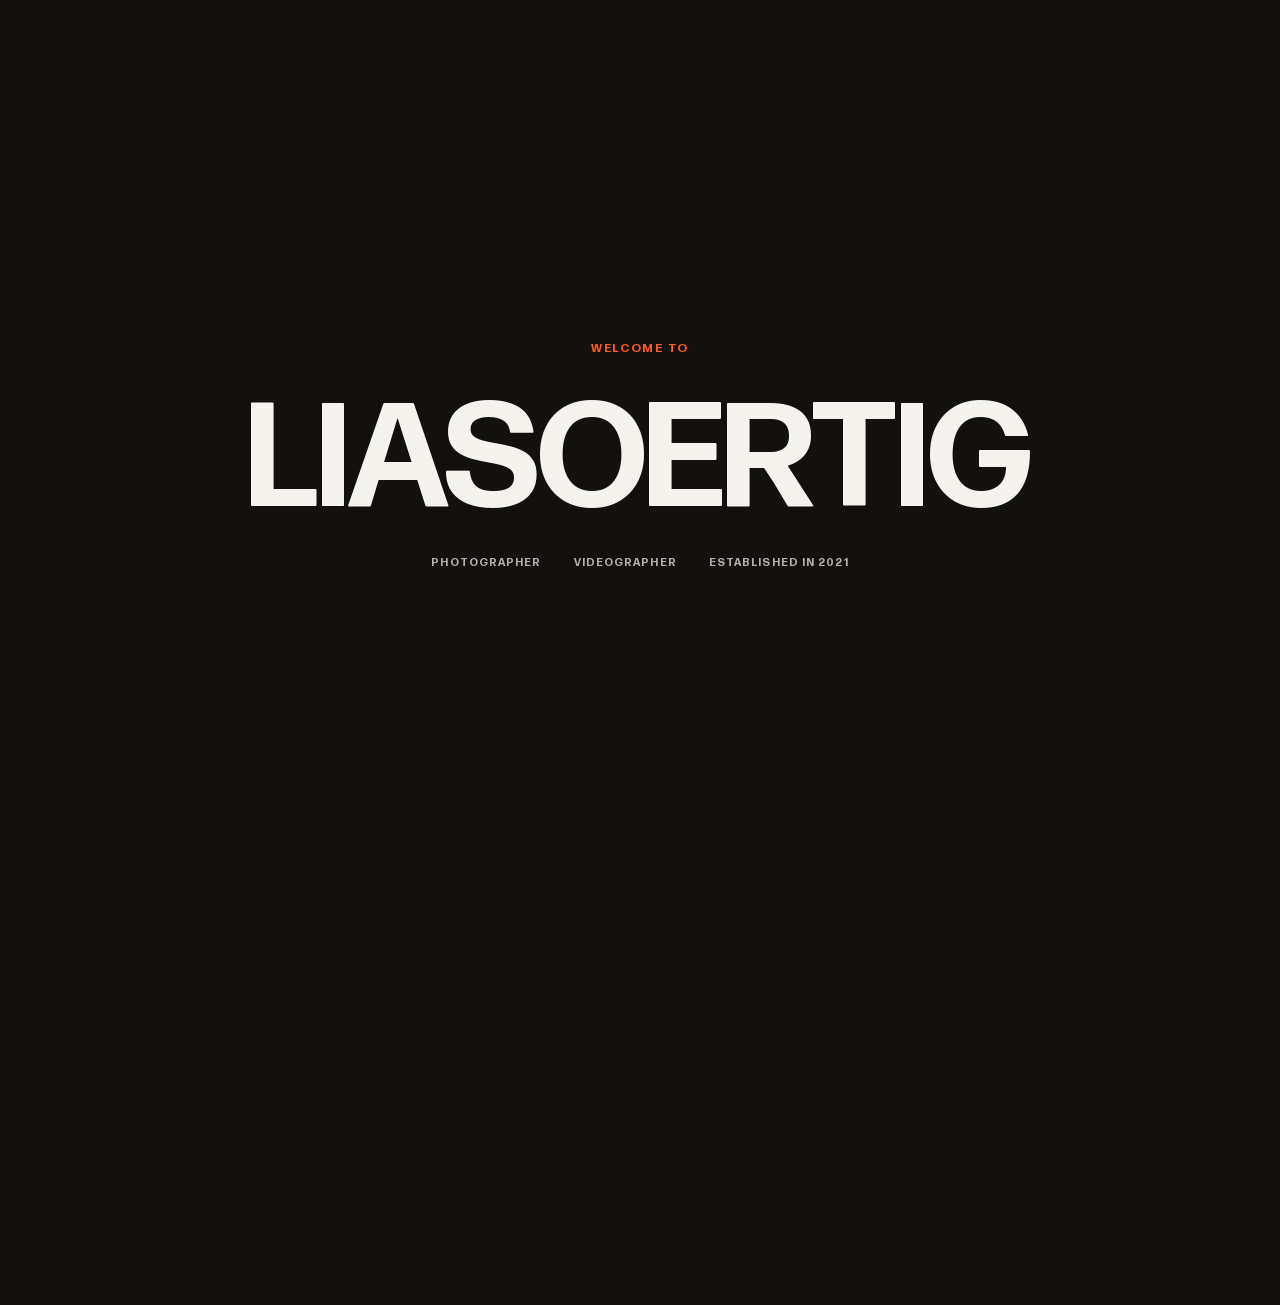
<file: index.html>
<!DOCTYPE html>
<html lang="en">
<head>
<meta charset="UTF-8">
<meta name="viewport" content="width=device-width, initial-scale=1">
<title>Lias Oertig — Photography &amp; Videography</title>
<meta name="description" content="Lias Oertig — photographer and videographer based in Switzerland. Client projects and personal, editorial photography.">
<link rel="canonical" href="https://liasoertig.ch/">
<meta property="og:type" content="website">
<meta property="og:title" content="Lias Oertig — Photography &amp; Videography">
<meta property="og:description" content="Photographer and videographer based in Switzerland. Client projects and personal, editorial photography.">
<meta property="og:url" content="https://liasoertig.ch/">
<meta property="og:image" content="https://liasoertig.ch/assets/posters/kuenstlercantina-trailer-hero-poster.jpg?v=2">
<meta name="twitter:card" content="summary_large_image">
<meta name="twitter:title" content="Lias Oertig — Photography &amp; Videography">
<meta name="twitter:description" content="Photographer and videographer based in Switzerland. Client projects and personal, editorial photography.">
<meta name="twitter:image" content="https://liasoertig.ch/assets/posters/kuenstlercantina-trailer-hero-poster.jpg?v=2">
<link rel="icon" type="image/png" sizes="32x32" href="assets/favicon/favicon-32.png">
<link rel="icon" type="image/png" sizes="16x16" href="assets/favicon/favicon-16.png">
<link rel="icon" href="assets/favicon/favicon.ico" sizes="any">
<link rel="apple-touch-icon" sizes="180x180" href="assets/favicon/apple-touch-icon.png">
<script>
  // Set the theme before first paint so page navigation never flashes the
  // light-theme background for a frame — the same logic main.js uses.
  (function(){
    try {
      var t = localStorage.getItem("lo-theme") || "dark";
      document.documentElement.setAttribute("data-theme", t);
    } catch(e){
      document.documentElement.setAttribute("data-theme", "dark");
    }
  })();
</script>
<style>
  /* Matches body{background} in style.css — inlined so the very first
     paint (before the external stylesheet loads) is already correct,
     instead of the browser's default white canvas. */
  html{ background:#121110; }
  html[data-theme="light"]{ background:#faf9f6; }
</style>
<link rel="stylesheet" href="css/style.css?v=256">
</head>
<body>

<h1 class="visually-hidden">Lias Oertig — Photographer and Videographer in Frauenfeld, Switzerland</h1>

<div class="site-loader">
  <p class="eyebrow loader-eyebrow">Welcome to</p>
  <div class="loader-word">
    <span class="lw-half lw-left">LIAS</span>
    <div class="loader-flash"><img alt=""></div>
    <span class="lw-half lw-right">OERTIG</span>
  </div>
  <div class="loader-bottom">
    <span>Photographer</span>
    <span>Videographer</span>
    <span>Established in 2021</span>
  </div>
</div>

<header class="site-header">
  <div class="wrap">
    <a class="brand" href="index.html">
      <img src="assets/logo/logo-mark-black.png" alt="Lias Oertig logo">
      <span class="brand-name">Lias Oertig</span>
    </a>
    <nav class="main-nav">
      <a href="client-projects.html">Client Projects</a>
      <a href="editorial.html">Editorial</a>
      <a href="contact.html">Contact</a>
    </nav>
    <div class="header-actions">
      <button class="theme-toggle" aria-label="Toggle dark mode">
        <span class="knob">
          <svg class="icon-sun" viewBox="0 0 24 24" fill="none" stroke-linecap="round" stroke-linejoin="round"><circle cx="12" cy="12" r="4"/><path d="M12 2v2M12 20v2M4.9 4.9l1.4 1.4M17.7 17.7l1.4 1.4M2 12h2M20 12h2M4.9 19.1l1.4-1.4M17.7 6.3l1.4-1.4"/></svg>
          <svg class="icon-moon" viewBox="0 0 24 24"><path d="M20 14.5A8.5 8.5 0 1 1 9.5 4a7 7 0 0 0 10.5 10.5z"/></svg>
        </span>
      </button>
      <button class="nav-toggle" aria-label="Open menu" aria-expanded="false">
        <span></span><span></span><span></span>
      </button>
    </div>
  </div>
</header>

<div class="mobile-nav" id="mobileNav">
  <a href="client-projects.html">Client Projects</a>
  <a href="editorial.html">Editorial</a>
  <a href="contact.html">Contact</a>
</div>

<main class="page-content">
  <section class="hero-pin">
    <div class="hero-stage">
     <div class="hero-frame">
      <a class="hero-slide hero-slide--projects" href="client-projects.html" data-slide="0">
        <div class="hero-slide-media">
          <video muted loop playsinline webkit-playsinline autoplay preload="auto" fetchpriority="high" poster="assets/posters/kuenstlercantina-trailer-hero-poster.jpg?v=2">
            <source src="assets/video/kuenstlercantina-trailer.mp4?v=4" type="video/mp4">
          </video>
        </div>
        <div class="hero-slide-overlay"></div>
        <span class="hero-corner hero-corner--tl">+</span>
        <span class="hero-corner hero-corner--tr">+</span>
        <span class="hero-corner hero-corner--bl">+</span>
        <span class="hero-corner hero-corner--br">+</span>
        <div class="hero-slide-caption">
          <p class="eyebrow hero-slide-eyebrow">Videography</p>
          <div class="hero-slide-title-row">
            <h2 class="hero-slide-title">CLIENT PROJECTS<span class="arrow"><svg viewBox="0 0 24 24" fill="none" stroke="currentColor" stroke-width="2" stroke-linecap="round" stroke-linejoin="round"><line x1="5" y1="12" x2="19" y2="12"/><polyline points="12 5 19 12 12 19"/></svg></span></h2>
          </div>
          <p class="hero-slide-tagline">Authentische Markeninszenierung</p>
        </div>
      </a>

      <a class="hero-slide hero-slide--photography" href="editorial.html" data-slide="1">
        <div class="hero-slide-media">
          <img src="assets/hero-photography.jpg?v=3" alt="Editorial photography by Lias Oertig">
        </div>
        <div class="hero-slide-overlay"></div>
        <span class="hero-corner hero-corner--tl">+</span>
        <span class="hero-corner hero-corner--tr">+</span>
        <span class="hero-corner hero-corner--bl">+</span>
        <span class="hero-corner hero-corner--br">+</span>
        <div class="hero-slide-caption">
          <p class="eyebrow hero-slide-eyebrow">Photography &amp; Videography</p>
          <div class="hero-slide-title-row">
            <h2 class="hero-slide-title">EDITORIAL<span class="arrow"><svg viewBox="0 0 24 24" fill="none" stroke="currentColor" stroke-width="2" stroke-linecap="round" stroke-linejoin="round"><line x1="5" y1="12" x2="19" y2="12"/><polyline points="12 5 19 12 12 19"/></svg></span></h2>
          </div>
          <p class="hero-slide-tagline">Authentisches Storytelling</p>
        </div>
      </a>
     </div>
    </div>
  </section>
</main>

<script src="js/data.js?v=256"></script>
<script src="js/main.js?v=256"></script>
</body>
</html>
</file>
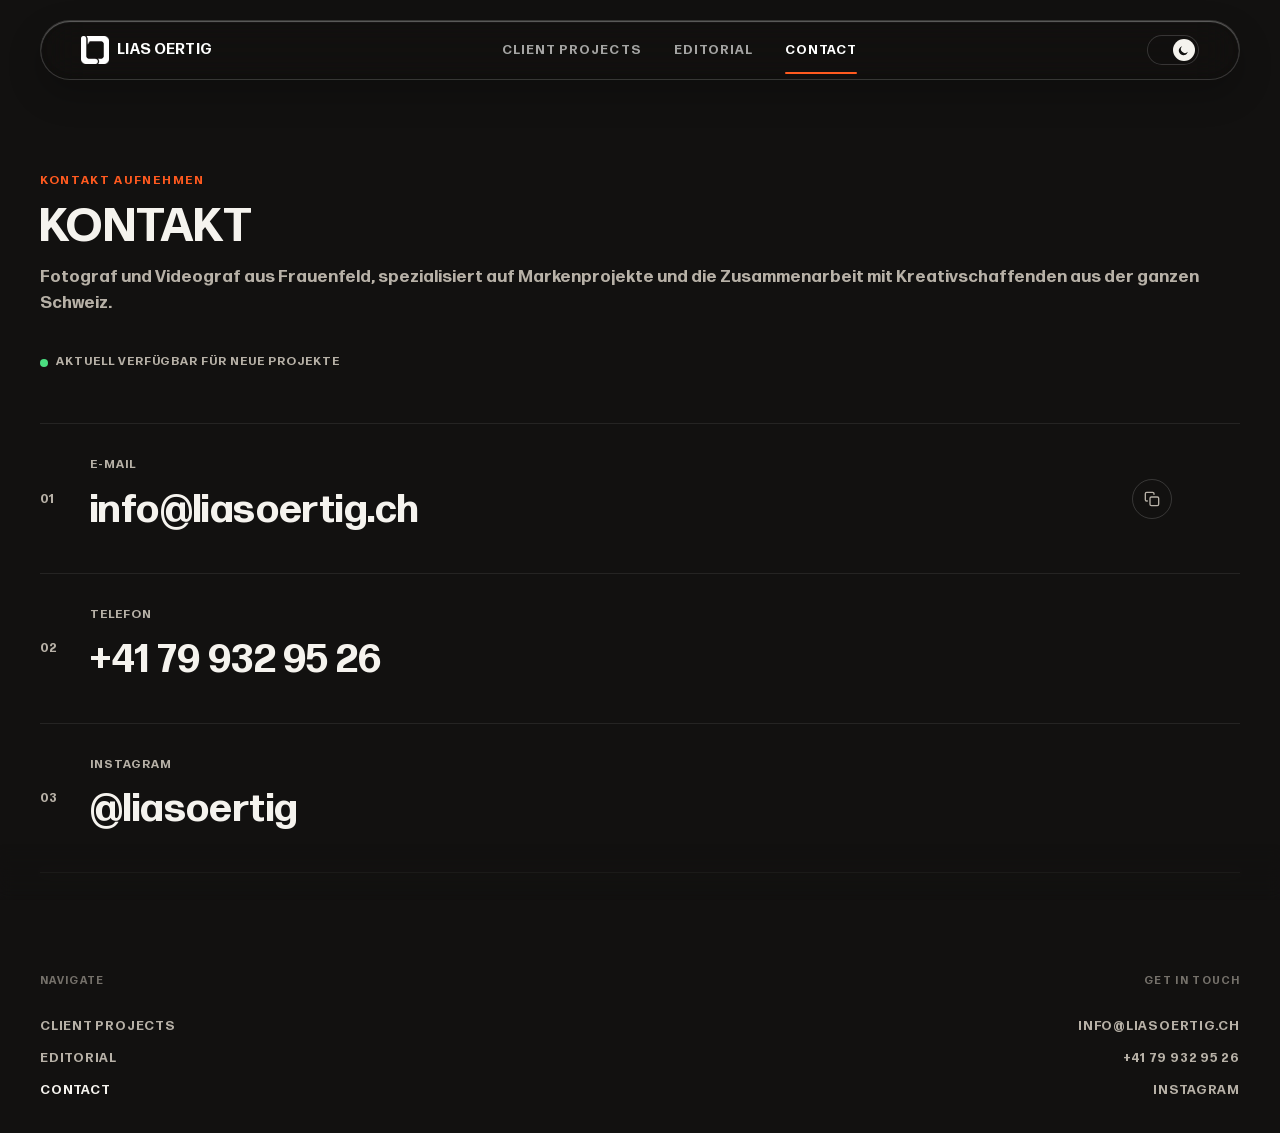
<file: contact.html>
<!DOCTYPE html>
<html lang="de">
<head>
<meta charset="UTF-8">
<meta name="viewport" content="width=device-width, initial-scale=1">
<title>Kontakt — Lias Oertig</title>
<meta name="description" content="Kontaktieren Sie Lias Oertig, Fotograf und Videograf aus Frauenfeld, spezialisiert auf Markenprojekte und die Zusammenarbeit mit Kreativschaffenden aus der ganzen Schweiz.">
<link rel="canonical" href="https://liasoertig.ch/contact.html">
<meta property="og:type" content="website">
<meta property="og:title" content="Kontakt — Lias Oertig">
<meta property="og:description" content="Kontaktieren Sie Lias Oertig, Fotograf und Videograf aus Frauenfeld, spezialisiert auf Markenprojekte und die Zusammenarbeit mit Kreativschaffenden aus der ganzen Schweiz.">
<meta property="og:url" content="https://liasoertig.ch/contact.html">
<meta property="og:image" content="https://liasoertig.ch/assets/posters/kuenstlercantina-trailer-hero-poster.jpg">
<meta name="twitter:card" content="summary_large_image">
<meta name="twitter:title" content="Kontakt — Lias Oertig">
<meta name="twitter:description" content="Kontaktieren Sie Lias Oertig, Fotograf und Videograf aus Frauenfeld, spezialisiert auf Markenprojekte und die Zusammenarbeit mit Kreativschaffenden aus der ganzen Schweiz.">
<meta name="twitter:image" content="https://liasoertig.ch/assets/posters/kuenstlercantina-trailer-hero-poster.jpg">
<link rel="icon" type="image/png" sizes="32x32" href="assets/favicon/favicon-32.png">
<link rel="icon" type="image/png" sizes="16x16" href="assets/favicon/favicon-16.png">
<link rel="icon" href="assets/favicon/favicon.ico" sizes="any">
<link rel="apple-touch-icon" sizes="180x180" href="assets/favicon/apple-touch-icon.png">
<script>
  // Set the theme before first paint so page navigation never flashes the
  // light-theme background for a frame — the same logic main.js uses.
  (function(){
    try {
      var t = localStorage.getItem("lo-theme") || "dark";
      document.documentElement.setAttribute("data-theme", t);
    } catch(e){
      document.documentElement.setAttribute("data-theme", "dark");
    }
  })();
</script>
<style>
  /* Matches body{background} in style.css — inlined so the very first
     paint (before the external stylesheet loads) is already correct,
     instead of the browser's default white canvas. */
  html{ background:#121110; }
  html[data-theme="light"]{ background:#faf9f6; }
</style>
<link rel="stylesheet" href="css/style.css?v=256">
</head>
<body>

<header class="site-header">
  <div class="wrap">
    <a class="brand" href="index.html">
      <img src="assets/logo/logo-mark-black.png" alt="Lias Oertig logo">
      <span class="brand-name">Lias Oertig</span>
    </a>
    <nav class="main-nav">
      <a href="client-projects.html">Client Projects</a>
      <a href="editorial.html">Editorial</a>
      <a href="contact.html" class="active">Contact</a>
    </nav>
    <div class="header-actions">
      <button class="theme-toggle" aria-label="Toggle dark mode">
        <span class="knob">
          <svg class="icon-sun" viewBox="0 0 24 24" fill="none" stroke-linecap="round" stroke-linejoin="round"><circle cx="12" cy="12" r="4"/><path d="M12 2v2M12 20v2M4.9 4.9l1.4 1.4M17.7 17.7l1.4 1.4M2 12h2M20 12h2M4.9 19.1l1.4-1.4M17.7 6.3l1.4-1.4"/></svg>
          <svg class="icon-moon" viewBox="0 0 24 24"><path d="M20 14.5A8.5 8.5 0 1 1 9.5 4a7 7 0 0 0 10.5 10.5z"/></svg>
        </span>
      </button>
      <button class="nav-toggle" aria-label="Open menu" aria-expanded="false">
        <span></span><span></span><span></span>
      </button>
    </div>
  </div>
</header>

<div class="mobile-nav" id="mobileNav">
  <a href="client-projects.html">Client Projects</a>
  <a href="editorial.html">Editorial</a>
  <a href="contact.html" class="active">Contact</a>
</div>

<main>
  <section class="section contact-section">
    <div class="wrap">
      <div class="section-head">
        <p class="eyebrow">Kontakt aufnehmen</p>
        <h1>Kontakt</h1>
        <p class="lead">Fotograf und Videograf aus Frauenfeld, spezialisiert auf Markenprojekte und die Zusammenarbeit mit Kreativschaffenden aus der ganzen Schweiz.</p>
        <div class="availability">
          <span class="availability-dot"></span>
          Aktuell verfügbar für neue Projekte
        </div>
      </div>

      <div class="contact-list">
        <a class="contact-row" href="mailto:info@liasoertig.ch">
          <span class="contact-row-index">01</span>
          <span class="contact-row-main">
            <span class="contact-row-label">E-Mail</span>
            <span class="contact-row-value">info@liasoertig.ch</span>
          </span>
          <button type="button" class="copy-btn" data-copy="info@liasoertig.ch" aria-label="E-Mail-Adresse kopieren">
            <svg class="icon-copy" viewBox="0 0 24 24" fill="none" stroke="currentColor" stroke-width="2" stroke-linecap="round" stroke-linejoin="round"><rect x="9" y="9" width="13" height="13" rx="2"/><path d="M5 15H4a2 2 0 0 1-2-2V4a2 2 0 0 1 2-2h9a2 2 0 0 1 2 2v1"/></svg>
            <svg class="icon-check" viewBox="0 0 24 24" fill="none" stroke="currentColor" stroke-width="2" stroke-linecap="round" stroke-linejoin="round"><polyline points="20 6 9 17 4 12"/></svg>
            <span class="copy-tip">Kopiert</span>
          </button>
          <span class="arrow"><svg viewBox="0 0 24 24" fill="none" stroke="currentColor" stroke-width="2" stroke-linecap="round" stroke-linejoin="round"><line x1="5" y1="12" x2="19" y2="12"/><polyline points="12 5 19 12 12 19"/></svg></span>
        </a>
        <a class="contact-row" href="tel:+41799329526">
          <span class="contact-row-index">02</span>
          <span class="contact-row-main">
            <span class="contact-row-label">Telefon</span>
            <span class="contact-row-value">+41 79 932 95 26</span>
          </span>
          <span class="arrow"><svg viewBox="0 0 24 24" fill="none" stroke="currentColor" stroke-width="2" stroke-linecap="round" stroke-linejoin="round"><line x1="5" y1="12" x2="19" y2="12"/><polyline points="12 5 19 12 12 19"/></svg></span>
        </a>
        <a class="contact-row" href="https://instagram.com/liasoertig" target="_blank" rel="noopener">
          <span class="contact-row-index">03</span>
          <span class="contact-row-main">
            <span class="contact-row-label">Instagram</span>
            <span class="contact-row-value">@liasoertig</span>
          </span>
          <span class="arrow"><svg viewBox="0 0 24 24" fill="none" stroke="currentColor" stroke-width="2" stroke-linecap="round" stroke-linejoin="round"><line x1="5" y1="12" x2="19" y2="12"/><polyline points="12 5 19 12 12 19"/></svg></span>
        </a>
      </div>
    </div>
  </section>
</main>

<footer class="site-footer">
  <div class="wrap">
    <div class="footer-top">
      <div class="footer-col">
        <p class="footer-col-label">Navigate</p>
        <div class="footer-links">
          <a href="client-projects.html">Client Projects</a>
          <a href="editorial.html">Editorial</a>
          <a href="contact.html" class="active">Contact</a>
        </div>
      </div>
      <div class="footer-col">
        <p class="footer-col-label">Get in touch</p>
        <div class="footer-links">
          <a href="mailto:info@liasoertig.ch">info@liasoertig.ch</a>
          <a href="tel:+41799329526">+41 79 932 95 26</a>
          <a href="https://instagram.com/liasoertig" target="_blank" rel="noopener">Instagram</a>
        </div>
      </div>
    </div>
  </div>
</footer>

<script src="js/data.js?v=256"></script>
<script src="js/main.js?v=256"></script>
</body>
</html>
</file>
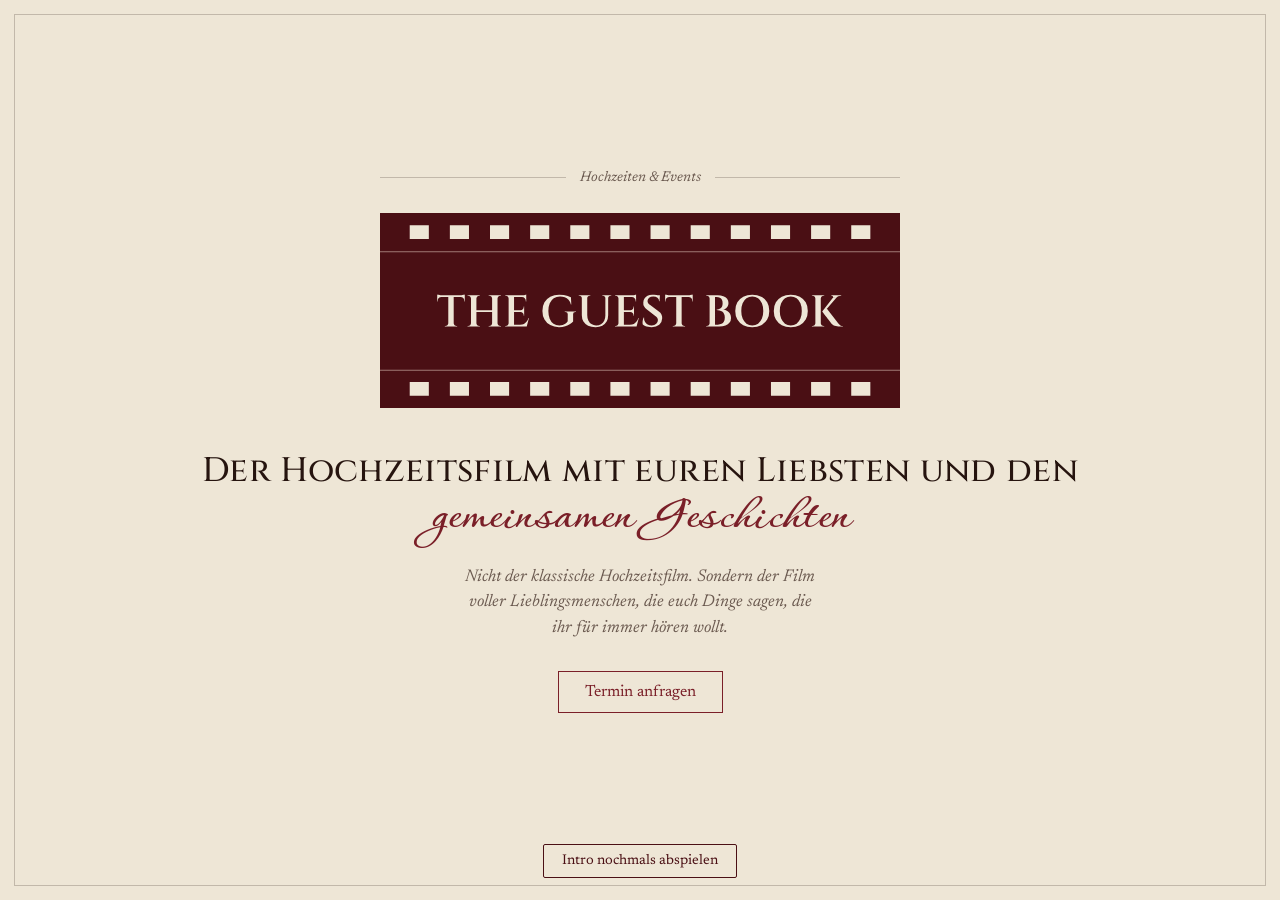
<file: Claude outputs/intro-vorschau.html>
<!doctype html>
<html lang="de-CH"><head><meta charset="utf-8"><meta name="viewport" content="width=device-width, initial-scale=1">
<title>Intro Vorschau</title>
<link rel="stylesheet" href="https://fonts.googleapis.com/css2?family=Cinzel:wght@500;600&family=Newsreader:ital,opsz,wght@0,6..72,300..600;1,6..72,300..600&family=Corinthia:wght@700&display=swap">
<style>
:root{--bordeaux:#4A0F14;--wein:#7A1F28;--papier:#EEE6D6;--tinte:#26140F;--muted:#6B5A50;--hairline:rgba(38,20,15,.22)}
*{box-sizing:border-box}
html,body{margin:0;height:100%;background:var(--papier);color:var(--tinte);font-family:"Newsreader",Georgia,serif;-webkit-font-smoothing:antialiased;overflow:hidden}
.hero{position:relative;min-height:100%;display:flex;flex-direction:column;align-items:center;justify-content:center;padding:56px 24px 72px;text-align:center}
.hero::after{content:"";position:absolute;inset:14px;border:1px solid var(--hairline);pointer-events:none}
.signatur{display:flex;align-items:center;gap:14px;color:var(--muted);font-style:italic;font-size:14px;margin-bottom:28px;width:min(86vw,520px)}
.signatur i{flex:1;height:1px;background:var(--hairline)}
.logo-hero{display:block;width:min(86vw,520px);height:auto}
h1{font-family:"Cinzel",Georgia,serif;font-weight:500;font-size:clamp(20px,4.6vw,34px);line-height:1.15;margin:44px 0 0;letter-spacing:.01em;text-transform:none}
h1 .skript{display:block;font-family:"Corinthia",cursive;font-weight:700;color:var(--wein);font-size:1.55em;line-height:.9;margin-top:4px}
.unter{font-style:italic;color:var(--muted);max-width:36ch;margin:22px auto 30px;font-size:17px;line-height:1.5}
.btn{display:inline-block;border:1px solid var(--wein);color:var(--wein);padding:12px 26px;text-decoration:none;font-size:16px}
.ein{opacity:0}
.zeigen .ein{animation:ein .9s cubic-bezier(.2,.6,.2,1) forwards}
.zeigen .ein.e2{animation-delay:.12s}.zeigen .ein.e3{animation-delay:.24s}.zeigen .ein.e4{animation-delay:.36s}
@keyframes ein{from{opacity:0;transform:translateY(8px)}to{opacity:1;transform:none}}
#intro{position:fixed;inset:0;z-index:50;cursor:pointer}
#intro .grund{position:absolute;inset:0;background:var(--papier)}
#intro .clip{position:absolute;inset:0;will-change:clip-path}
#breit{position:absolute;left:0;top:0;transform-origin:0 0;will-change:transform}
#nochmal{position:fixed;left:50%;bottom:22px;transform:translateX(-50%);z-index:60;font:inherit;font-size:14px;padding:9px 18px;border:1px solid var(--bordeaux);background:var(--papier);color:var(--bordeaux);border-radius:2px;cursor:pointer;opacity:0;transition:opacity .4s}
.fertig #nochmal{opacity:1}
@media (prefers-reduced-motion:reduce){#intro{display:none}.ein{opacity:1}}
</style></head><body>
<section class="hero" id="hero">
  <div class="signatur ein"><i></i>Hochzeiten &amp; Events<i></i></div>
  <svg class="logo-hero" id="logo" viewBox="0 0 320 120" role="img" aria-label="The Guestbook"><rect width="320" height="120" fill="#4A0F14"/><path fill="#EEE6D6" d="M18.29 7.56h11.76v8.40h-11.76zM18.29 104.04h11.76v8.40h-11.76z"/><path fill="#EEE6D6" d="M42.99 7.56h11.76v8.40h-11.76zM42.99 104.04h11.76v8.40h-11.76z"/><path fill="#EEE6D6" d="M67.69 7.56h11.76v8.40h-11.76zM67.69 104.04h11.76v8.40h-11.76z"/><path fill="#EEE6D6" d="M92.39 7.56h11.76v8.40h-11.76zM92.39 104.04h11.76v8.40h-11.76z"/><path fill="#EEE6D6" d="M117.09 7.56h11.76v8.40h-11.76zM117.09 104.04h11.76v8.40h-11.76z"/><path fill="#EEE6D6" d="M141.79 7.56h11.76v8.40h-11.76zM141.79 104.04h11.76v8.40h-11.76z"/><path fill="#EEE6D6" d="M166.49 7.56h11.76v8.40h-11.76zM166.49 104.04h11.76v8.40h-11.76z"/><path fill="#EEE6D6" d="M191.19 7.56h11.76v8.40h-11.76zM191.19 104.04h11.76v8.40h-11.76z"/><path fill="#EEE6D6" d="M215.89 7.56h11.76v8.40h-11.76zM215.89 104.04h11.76v8.40h-11.76z"/><path fill="#EEE6D6" d="M240.59 7.56h11.76v8.40h-11.76zM240.59 104.04h11.76v8.40h-11.76z"/><path fill="#EEE6D6" d="M265.29 7.56h11.76v8.40h-11.76zM265.29 104.04h11.76v8.40h-11.76z"/><path fill="#EEE6D6" d="M289.99 7.56h11.76v8.40h-11.76zM289.99 104.04h11.76v8.40h-11.76z"/><path fill="#E6CFC4" fill-opacity=".55" d="M0 23.52h320v.6H0zM0 96.48h320v.6H0z"/><g fill="#EEE6D6"><path d="M45.35524058332217 50.75112751115729V69.85176195478208H42.0209899369538V50.75112751115729ZM52.17623052027602 50.64151124462286V51.685488431514514H35.199999999999946V50.64151124462286ZM52.17623052027602 51.60327623161369V54.488571192586164L51.902189853939944 54.46116712595256V54.10622558712292Q51.902189853939944 53.032877342486756 51.23958815784799 52.37288492031744Q50.576986461756036 51.71289249814812 49.508856764965145 51.685488431514514V51.60327623161369ZM52.17623052027602 50.148238045217916V50.94295597759255L48.83293439097585 50.64151124462286Q49.43582385691522 50.64151124462286 50.10722348943862 50.55929904472204Q50.77862312196201 50.477086844821216 51.35410852126778 50.367470578286785Q51.92959392057355 50.257854311752354 52.17623052027602 50.148238045217916ZM42.10320213685462 67.8512650905287V69.85176195478208H39.91087680616597V69.577721288446Q39.91087680616597 69.577721288446 40.08900323928442 69.577721288446Q40.26712967240288 69.577721288446 40.26712967240288 69.577721288446Q40.97963540487669 69.577721288446 41.48661063759844 69.07074605572424Q41.99358587032019 68.5637708230025 42.0209899369538 67.8512650905287ZM45.27302838342135 67.8512650905287H45.35524058332217Q45.38264464995578 68.5637708230025 45.88961988267753 69.07074605572424Q46.39659511539928 69.577721288446 47.10910084787309 69.577721288446Q47.10910084787309 69.577721288446 47.287227280991544 69.577721288446Q47.465353714109995 69.577721288446 47.465353714109995 69.577721288446V69.85176195478208H45.27302838342135ZM37.86737375531083 51.60327623161369V51.685488431514514Q36.78293275128049 51.71289249814812 36.12848670880825 52.37288492031744Q35.47404066633602 53.032877342486756 35.47404066633602 54.10622558712292V54.46116712595256L35.199999999999946 54.488571192586164V51.60327623161369ZM35.199999999999946 50.148238045217916Q35.47404066633602 50.257854311752354 36.03582403232499 50.367470578286785Q36.597607398313954 50.477086844821216 37.282709064154155 50.55929904472204Q37.967810729994355 50.64151124462286 38.54329612930012 50.64151124462286L35.199999999999946 50.94295597759255ZM72.32084215079246 50.66891531125647V69.85176195478208H68.98659150442407V50.66891531125647ZM59.33131456646226 50.66891531125647V69.85176195478208H55.99706392009388V50.66891531125647ZM69.23322810412655 59.8035952685312V60.84757245542285H59.05727390012618V59.8035952685312ZM56.0792761199947 67.8512650905287V69.85176195478208H53.88695078930606V69.577721288446Q53.88695078930606 69.577721288446 54.06507722242451 69.577721288446Q54.24320365554296 69.577721288446 54.24320365554296 69.577721288446Q54.95570938801677 69.577721288446 55.46268462073852 69.07074605572424Q55.96965985346027 68.5637708230025 55.99706392009388 67.8512650905287ZM56.0792761199947 52.669412175509855H55.99706392009388Q55.96965985346027 51.95690644303605 55.46268462073852 51.4499312103143Q54.95570938801677 50.94295597759255 54.24320365554296 50.94295597759255Q54.24320365554296 50.94295597759255 54.06507722242451 50.94295597759255Q53.88695078930606 50.94295597759255 53.88695078930606 50.94295597759255V50.66891531125647H56.0792761199947ZM59.24910236656144 67.8512650905287H59.33131456646226Q59.35871863309587 68.5637708230025 59.86569386581762 69.07074605572424Q60.37266909853936 69.577721288446 61.08517483101318 69.577721288446Q61.08517483101318 69.577721288446 61.24959923081482 69.577721288446Q61.41402363061647 69.577721288446 61.44142769725008 69.577721288446V69.85176195478208H59.24910236656144ZM59.24910236656144 52.669412175509855V50.66891531125647H61.44142769725008V50.94295597759255Q61.41402363061647 50.94295597759255 61.24959923081482 50.94295597759255Q61.08517483101318 50.94295597759255 61.08517483101318 50.94295597759255Q60.37266909853936 50.94295597759255 59.86569386581762 51.4499312103143Q59.35871863309587 51.95690644303605 59.33131456646226 52.669412175509855ZM69.06880370432489 67.8512650905287V69.85176195478208H66.87647837363626V69.577721288446Q66.90388244026987 69.577721288446 67.06830684007151 69.577721288446Q67.23273123987316 69.577721288446 67.23273123987316 69.577721288446Q67.94523697234698 69.577721288446 68.46591423838552 69.07074605572424Q68.98659150442407 68.5637708230025 68.98659150442407 67.8512650905287ZM69.06880370432489 52.669412175509855H68.98659150442407Q68.98659150442407 51.95690644303605 68.46591423838552 51.4499312103143Q67.94523697234698 50.94295597759255 67.23273123987316 50.94295597759255Q67.23273123987316 50.94295597759255 67.06830684007151 50.94295597759255Q66.90388244026987 50.94295597759255 66.87647837363626 50.94295597759255V50.66891531125647H69.06880370432489ZM72.23862995089164 67.8512650905287H72.32084215079246Q72.34824621742607 68.5637708230025 72.85522145014781 69.07074605572424Q73.36219668286957 69.577721288446 74.07470241534337 69.577721288446Q74.07470241534337 69.577721288446 74.25282884846183 69.577721288446Q74.43095528158028 69.577721288446 74.43095528158028 69.577721288446V69.85176195478208H72.23862995089164ZM72.23862995089164 52.669412175509855V50.66891531125647H74.43095528158028V50.94295597759255Q74.43095528158028 50.94295597759255 74.25282884846183 50.94295597759255Q74.07470241534337 50.94295597759255 74.07470241534337 50.94295597759255Q73.36219668286957 50.94295597759255 72.85522145014781 51.4499312103143Q72.34824621742607 51.95690644303605 72.32084215079246 52.669412175509855ZM82.48775087186102 50.66891531125647V69.85176195478208H79.15350022549265V50.66891531125647ZM89.77592126899349 68.78038070125682 90.21963164476031 69.85176195478208H82.4055386719602V68.78038070125682ZM88.70847399769005 59.875370372741486V60.91934755963314H82.4055386719602V59.875370372741486ZM89.99777645687689 50.66891531125647V51.74029656478173H82.4055386719602V50.66891531125647ZM91.66942452152699 64.63581000254565 90.30184384466114 69.85176195478208H85.19813081377367L86.18467721258357 68.78038070125682Q87.58162894719393 68.78038070125682 88.58840725457317 68.27274980483143Q89.5951855619524 67.76511890840605 90.28159855519988 66.82652293575902Q90.96801154844735 65.887926963112 91.39965030111175 64.63581000254565ZM88.70847399769005 60.86453942636592V63.22784579389257H88.43443333135397V62.92771238833016Q88.43443333135397 62.08012655201539 87.86774586847964 61.50528343552135Q87.30105840560532 60.93044031902731 86.45347256929055 60.91934755963314V60.86453942636592ZM88.70847399769005 57.566872138482054V59.9301785060087H86.45347256929055V59.875370372741486Q87.30105840560532 59.84796630610788 87.87329224817672 59.26757680991675Q88.44552609074813 58.68718731372562 88.43443333135397 57.839601477410866V57.566872138482054ZM89.99777645687689 51.65808436488091V54.51597525921977H89.72373579054081V54.13362965375653Q89.72373579054081 53.0765927163598 89.06928974806858 52.408444640570764Q88.41484370559635 51.74029656478173 87.33040270156602 51.71289249814812V51.65808436488091ZM89.99777645687689 50.17564211185153V50.970360044226155L86.65448032757672 50.66891531125647Q87.25736979351609 50.66891531125647 87.92876942603948 50.58670311135565Q88.60016905856288 50.50449091145482 89.17565445786866 50.39487464492039Q89.75113985717442 50.28525837838596 89.99777645687689 50.17564211185153ZM79.23571242539347 67.8512650905287V69.85176195478208H77.04338709470483V69.577721288446Q77.04338709470483 69.577721288446 77.22151352782328 69.577721288446Q77.39963996094174 69.577721288446 77.39963996094174 69.577721288446Q78.11214569341554 69.577721288446 78.6191209261373 69.07074605572424Q79.12609615885904 68.5637708230025 79.15350022549265 67.8512650905287ZM79.23571242539347 52.669412175509855H79.15350022549265Q79.14240746609848 51.95690644303605 78.62502336300507 51.4499312103143Q78.10763925991166 50.94295597759255 77.39963996094174 50.94295597759255Q77.39963996094174 50.94295597759255 77.229669181443 50.94295597759255Q77.05969840194427 50.94295597759255 77.05969840194427 50.94295597759255L77.04338709470483 50.66891531125647H79.23571242539347Z"/><path d="M118.83941974817257 62.178623297371836V66.70029429191716Q118.19803345620542 67.52241629092539 116.97397622597632 68.34453828993364Q115.74991899574722 69.16666028894187 114.02410508064165 69.70103958829722Q112.29829116553606 70.23541888765259 110.12684002622849 70.23541888765259Q107.088895850336 70.21910758041315 104.79706351695165 68.99440806737232Q102.50523118356729 67.7697085543315 101.22506787355562 65.53073074399536Q99.94490456354393 63.291752933659225 99.94490456354393 60.23815311423093Q99.94490456354393 57.206738813590974 101.21397511416143 54.970698109029286Q102.48304566477894 52.734657404467605 104.80260989664873 51.50995789142678Q107.12217412851851 50.28525837838596 110.23776762017019 50.28525837838596Q111.74499128501864 50.28525837838596 113.1005224687187 50.504163079603Q114.45605365241875 50.723067780820045 115.58419664943021 51.08682063697303Q116.71233964644168 51.45057349312602 117.50705757881632 51.904694202799554L117.72235612966337 56.3233055678468H117.47571952996088Q116.99810197409175 54.54529279339664 116.02492977674684 53.451739401974955Q115.05175757940194 52.35818601055327 113.7099418099106 51.84371078791544Q112.36812604041927 51.32923556527761 110.79240558987871 51.32923556527761Q108.53483503023233 51.32923556527761 106.92518063780562 52.43583532631246Q105.31552624537893 53.542435087347314 104.4620929592991 55.55891542698832Q103.60865967321925 57.57539576662933 103.60865967321925 60.349080708172636Q103.60865967321925 63.022930815168415 104.4232683014195 65.01167925632399Q105.23787692961974 67.00042769747957 106.753242867196 68.08777904550053Q108.26860880477224 69.1751303935215 110.37088073290025 69.19144170076095Q111.45463931144312 69.19144170076095 112.44803003646545 68.8870598620168Q113.44142076148779 68.58267802327266 114.24493663029386 67.99838130664354Q115.04845249909994 67.41408459001441 115.5051691018042 66.58543271575364L115.5325731684378 62.178623297371836Q115.5325731684378 60.945440298859474 114.1349657701238 60.945440298859474H113.69650070398606V60.67139963252339H120.62068407935709V60.945440298859474H120.20962307985297Q118.78461161490536 60.945440298859474 118.83941974817257 62.178623297371836ZM127.53240984435904 50.66891531125647V62.726704630044Q127.53240984435904 64.67761190887543 128.20870019287588 66.12937177675302Q128.8849905413927 67.5811316446306 130.11719004434963 68.37258463937897Q131.34938954730654 69.16403763412734 133.00928918885882 69.16403763412734Q134.745526818763 69.16403763412734 136.0103489361988 68.41369073932938Q137.27517105363458 67.66334384453143 137.97592836301058 66.30195183017437Q138.67668567238658 64.94055981581734 138.67668567238658 63.0829574962809V50.66891531125647H140.408387179933V62.972029902339195Q140.408387179933 65.17610365612565 139.47371180861586 66.80697345267714Q138.53903643729873 68.43784324922864 136.80083181628362 69.33663106844061Q135.0626271952685 70.23541888765259 132.6765064070337 70.23541888765259Q129.9693512600716 70.23541888765259 128.0680201857702 69.34478672206032Q126.1666891114688 68.45415455646807 125.18242415472972 66.82883113961367Q124.19815919799065 65.20350772275926 124.19815919799065 62.9994339689728V50.66891531125647ZM124.28037139789147 50.66891531125647V52.31315930927295H124.19815919799065Q124.19815919799065 51.71026984333358 123.77339616516973 51.32661291046306Q123.34863313234881 50.94295597759255 122.74574366640942 50.94295597759255Q122.74574366640942 50.94295597759255 122.52651113334056 50.94295597759255Q122.3072786002717 50.94295597759255 122.3072786002717 50.94295597759255V50.66891531125647ZM129.42329044207798 50.66891531125647V50.94295597759255Q129.42329044207798 50.94295597759255 129.20405790900912 50.94295597759255Q128.98482537594026 50.94295597759255 128.98482537594026 50.94295597759255Q128.3819359100009 50.94295597759255 127.95717287717997 51.32661291046306Q127.53240984435904 51.71026984333358 127.53240984435904 52.31315930927295H127.47760171109182V50.66891531125647ZM138.7588978722874 50.66891531125647V52.31315930927295H138.67668567238658Q138.67668567238658 51.71026984333358 138.25192263956566 51.32661291046306Q137.82715960674474 50.94295597759255 137.22427014080537 50.94295597759255Q137.22427014080537 50.94295597759255 137.00503760773648 50.94295597759255Q136.78580507466762 50.94295597759255 136.78580507466762 50.94295597759255V50.66891531125647ZM142.29926777765195 50.66891531125647V50.94295597759255Q142.29926777765195 50.94295597759255 142.0800352445831 50.94295597759255Q141.8608027115142 50.94295597759255 141.8608027115142 50.94295597759255Q141.25791324557483 50.94295597759255 140.8331502127539 51.32661291046306Q140.408387179933 51.71026984333358 140.408387179933 52.31315930927295H140.35357904666577V50.66891531125647ZM150.08464535641116 50.66891531125647V69.85176195478208H146.75039471004277V50.66891531125647ZM157.37281575354362 68.78038070125682 157.81652612931043 69.85176195478208H150.00243315651034V68.78038070125682ZM156.30536848224017 59.875370372741486V60.91934755963314H150.00243315651034V59.875370372741486ZM157.594670941427 50.66891531125647V51.74029656478173H150.00243315651034V50.66891531125647ZM159.2663190060771 64.63581000254565 157.89873832921126 69.85176195478208H152.7950252983238L153.7815716971337 68.78038070125682Q155.17852343174405 68.78038070125682 156.1853017391233 68.27274980483143Q157.19208004650253 67.76511890840605 157.87849303975 66.82652293575902Q158.56490603299747 65.887926963112 158.99654478566185 64.63581000254565ZM156.30536848224017 60.86453942636592V63.22784579389257H156.0313278159041V62.92771238833016Q156.0313278159041 62.08012655201539 155.46464035302978 61.50528343552135Q154.89795289015544 60.93044031902731 154.0503670538407 60.91934755963314V60.86453942636592ZM156.30536848224017 57.566872138482054V59.9301785060087H154.0503670538407V59.875370372741486Q154.89795289015544 59.84796630610788 155.47018673272686 59.26757680991675Q156.04242057529825 58.68718731372562 156.0313278159041 57.839601477410866V57.566872138482054ZM157.594670941427 51.65808436488091V54.51597525921977H157.32063027509093V54.13362965375653Q157.32063027509093 53.0765927163598 156.66618423261872 52.408444640570764Q156.01173819014647 51.74029656478173 154.92729718611614 51.71289249814812V51.65808436488091ZM157.594670941427 50.17564211185153V50.970360044226155L154.25137481212684 50.66891531125647Q154.8542642780662 50.66891531125647 155.52566391058963 50.58670311135565Q156.19706354311302 50.50449091145482 156.77254894241878 50.39487464492039Q157.34803434172454 50.28525837838596 157.594670941427 50.17564211185153ZM146.8326069099436 67.8512650905287V69.85176195478208H144.64028157925495V69.577721288446Q144.64028157925495 69.577721288446 144.8184080123734 69.577721288446Q144.99653444549185 69.577721288446 144.99653444549185 69.577721288446Q145.70904017796568 69.577721288446 146.21601541068742 69.07074605572424Q146.72299064340916 68.5637708230025 146.75039471004277 67.8512650905287ZM146.8326069099436 52.669412175509855H146.75039471004277Q146.7393019506486 51.95690644303605 146.22191784755518 51.4499312103143Q145.70453374446177 50.94295597759255 144.99653444549185 50.94295597759255Q144.99653444549185 50.94295597759255 144.82656366599312 50.94295597759255Q144.6565928864944 50.94295597759255 144.6565928864944 50.94295597759255L144.64028157925495 50.66891531125647H146.8326069099436ZM167.48292258845024 50.28525837838596Q167.98794421095297 50.28525837838596 168.70013549246687 50.34006651165318Q169.4123267739808 50.39487464492039 170.14148502643775 50.49078887813802Q170.87064327889473 50.58670311135565 171.4399400156917 50.68261734457327Q172.00923675248865 50.7785315777909 172.2395620449517 50.88814784432533L172.01770685706828 54.373709616422644H171.75997749797165Q171.75997749797165 52.98066510225026 170.75026208481796 52.154950333763935Q169.74054667166428 51.32923556527761 168.1530510362421 51.32923556527761Q166.57927081502862 51.32923556527761 165.6253470306976 52.15265551080121Q164.6714232463666 52.97607545632481 164.6381449681841 54.13682768692324Q164.6048666900016 54.84608186266269 165.04856368487648 55.48387538515176Q165.49226067975138 56.121668907640824 166.27785284384277 56.66909457660935L171.56552637672183 60.60282256147982Q172.6760601199785 61.336858149038335 173.19414149298632 62.39127243162052Q173.71222286599416 63.4456867142027 173.6567590690233 64.74479736716026Q173.5791097532641 67.28556112320982 171.84023608765347 68.7604900054312Q170.1013624220428 70.23541888765259 167.12341816547897 70.23541888765259Q166.08856674687058 70.23541888765259 165.03708957006285 70.05402751690787Q163.9856123932551 69.87263614616315 163.11651008274754 69.5078997944547Q162.24740777224 69.14316344274626 161.7215119583562 68.61726762886245Q161.550557683302 68.07896772817718 161.57274320209035 67.28815701624055Q161.59492872087867 66.4973463043039 161.78774068286938 65.67130370396576Q161.9805526448601 64.84526110362762 162.2722159458429 64.25346439708241H162.51885254554537Q162.40401773116565 65.66216455479059 162.9749402463298 66.80335392141524Q163.54586276149394 67.94454328803987 164.66324083096305 68.58430380163983Q165.7806189004322 69.22406431523981 167.27480957655936 69.19144170076095Q168.9706101511087 69.14250777904263 169.99760698616535 68.23067359021749Q171.02460382122203 67.31883940139234 171.02460382122203 65.9186361100476Q171.02460382122203 65.09063989949045 170.5897181436705 64.41891243511525Q170.15483246611893 63.74718497074003 169.2126303431019 63.18148100342116L164.2727395718801 59.435018600844316Q163.0179999564992 58.62333369752661 162.4728423487096 57.45571037893191Q161.92768474091997 56.288087060337205 162.0275195754675 55.02747323340741Q162.1051688912267 53.699018284489156 162.76417781784056 52.61916692638427Q163.42318674445443 51.539315568279385 164.61657497042364 50.91228697333267Q165.80996319639286 50.28525837838596 167.48292258845024 50.28525837838596ZM172.26174756374002 50.55929904472204 172.2284692855575 51.1347844440278H169.38035982320554V50.55929904472204ZM185.62771978020075 50.75112751115729V69.85176195478208H182.29346913383236V50.75112751115729ZM192.4487097171546 50.64151124462286V51.685488431514514H175.4724791968785V50.64151124462286ZM192.4487097171546 51.60327623161369V54.488571192586164L192.17466905081852 54.46116712595256V54.10622558712292Q192.17466905081852 53.032877342486756 191.51206735472658 52.37288492031744Q190.8494656586346 51.71289249814812 189.78133596184372 51.685488431514514V51.60327623161369ZM192.4487097171546 50.148238045217916V50.94295597759255L189.10541358785443 50.64151124462286Q189.7083030537938 50.64151124462286 190.37970268631722 50.55929904472204Q191.0511023188406 50.477086844821216 191.62658771814637 50.367470578286785Q192.20207311745213 50.257854311752354 192.4487097171546 50.148238045217916ZM182.37568133373318 67.8512650905287V69.85176195478208H180.18335600304457V69.577721288446Q180.18335600304457 69.577721288446 180.36148243616302 69.577721288446Q180.53960886928147 69.577721288446 180.53960886928147 69.577721288446Q181.25211460175527 69.577721288446 181.759089834477 69.07074605572424Q182.26606506719875 68.5637708230025 182.29346913383236 67.8512650905287ZM185.54550758029993 67.8512650905287H185.62771978020075Q185.65512384683436 68.5637708230025 186.16209907955613 69.07074605572424Q186.66907431227787 69.577721288446 187.38158004475167 69.577721288446Q187.38158004475167 69.577721288446 187.55970647787012 69.577721288446Q187.73783291098857 69.577721288446 187.73783291098857 69.577721288446V69.85176195478208H185.54550758029993ZM178.13985295218941 51.60327623161369V51.685488431514514Q177.05541194815908 51.71289249814812 176.40096590568686 52.37288492031744Q175.74651986321462 53.032877342486756 175.74651986321462 54.10622558712292V54.46116712595256L175.4724791968785 54.488571192586164V51.60327623161369ZM175.4724791968785 50.148238045217916Q175.74651986321462 50.257854311752354 176.30830322920357 50.367470578286785Q176.87008659519253 50.477086844821216 177.55518826103273 50.55929904472204Q178.24028992687292 50.64151124462286 178.8157753261787 50.64151124462286L175.4724791968785 50.94295597759255Z"/><path d="M203.70538557246977 50.66891531125647H207.83042016899097Q209.80416863031436 50.66891531125647 211.29411087325983 51.17784415419722Q212.78405311620529 51.686772997137965 213.61890703386678 52.71442549589826Q214.4537609515283 53.74207799465856 214.4537609515283 55.3230437548282Q214.4537609515283 56.54057110980476 213.98201760720804 57.409345588460496Q213.5102742628878 58.278120067116234 212.77525517977386 58.773674708592Q212.0402360966599 59.269229350067754 211.20636567455384 59.41081256737743Q212.61441016855838 59.56348854408127 213.7027450121348 60.247934546217834Q214.79107985571122 60.932380548354395 215.40278063897395 62.03115248762135Q216.01448142223668 63.1299244268883 216.01448142223668 64.56668431493372Q216.01448142223668 66.24551791853999 215.12481937130798 67.43237626925668Q214.23515732037924 68.61923461997335 212.59677415301974 69.23549828737771Q210.95839098566026 69.85176195478208 208.74191314507237 69.85176195478208H205.9219169366253Q205.9219169366253 69.85176195478208 205.9356189699421 69.56075431750293Q205.94932100325892 69.26974668022378 205.94932100325892 68.9842854226417Q205.94932100325892 68.69882416505963 205.94932100325892 68.69882416505963H207.91126751791688Q209.20316587013443 68.69882416505963 210.16198037045888 68.2195808308233Q211.12079487078336 67.74033749658699 211.65256489621606 66.7537910977771Q212.1843349216488 65.7672446989672 212.1843349216488 64.28611377334511Q212.1843349216488 62.97334122974647 211.74489974084753 62.08630183363229Q211.30546456004626 61.19926243751812 210.57894234329575 60.67825733962775Q209.85242012654524 60.15725224173738 208.94744364482443 59.93475477104225Q208.04246716310365 59.71225730034711 207.10029180187044 59.71225730034711V59.46562070064464Q207.7416780938376 59.46562070064464 208.3980643656369 59.284229329899915Q209.05445063743625 59.102837959155195 209.6061113586946 58.67513782055982Q210.1577720799529 58.24743768196444 210.50162085938837 57.494481513243855Q210.84546963882383 56.741525344523275 210.84546963882383 55.61470705581099Q210.84546963882383 54.2816892227511 210.40439529876346 53.4213982295669Q209.96332095870312 52.561107236382696 209.14479172917297 52.15331117450484Q208.3262624996428 51.74551511262699 207.17725869214217 51.74551511262699H203.97942623880584Q203.97942623880584 51.71811104599338 203.91091607222182 51.462663128967556Q203.8424059056378 51.20721521194173 203.77389573905378 50.9380652615991Q203.70538557246977 50.66891531125647 203.70538557246977 50.66891531125647ZM206.16855353632778 50.66891531125647V69.85176195478208H202.8343028899594V50.66891531125647ZM202.9165150898602 67.8512650905287V69.85176195478208H200.72418975917157L200.740501066411 69.577721288446Q200.79530919967823 69.577721288446 200.92417387922654 69.577721288446Q201.05303855877486 69.577721288446 201.08044262540847 69.577721288446Q201.7929483578823 69.577721288446 202.30807924422376 69.07074605572424Q202.82321013056523 68.5637708230025 202.8343028899594 67.8512650905287ZM202.9165150898602 52.669412175509855H202.8343028899594Q202.82321013056523 51.95690644303605 202.30807924422376 51.4499312103143Q201.7929483578823 50.94295597759255 201.08044262540847 50.94295597759255Q201.05303855877486 50.94295597759255 200.92417387922654 50.94295597759255Q200.79530919967823 50.94295597759255 200.740501066411 50.94295597759255L200.72418975917157 50.66891531125647H202.9165150898602ZM229.0776440547528 50.28525837838596Q232.25391989122062 50.28525837838596 234.61230878097 51.50995789142678Q236.97069767071937 52.734657404467605 238.2675001198223 54.970698109029286Q239.56430256892523 57.206738813590974 239.56430256892523 60.26033863301927Q239.56430256892523 63.3028456930534 238.2675001198223 65.54443277731217Q236.97069767071937 67.78601986157094 234.61230878097 69.01071937461177Q232.25391989122062 70.23541888765259 229.0776440547528 70.23541888765259Q225.91767952552442 70.23541888765259 223.56483701547214 69.01071937461177Q221.21199450541985 67.78601986157094 219.91519205631693 65.54997915700926Q218.61838960721397 63.31393845244757 218.61838960721397 60.26033863301927Q218.61838960721397 57.21783157298515 219.91519205631693 54.97624448872638Q221.21199450541985 52.734657404467605 223.56483701547214 51.50995789142678Q225.91767952552442 50.28525837838596 229.0776440547528 50.28525837838596ZM229.0776440547528 69.19144170076095Q231.15185625254355 69.19144170076095 232.67015929589425 68.09038831942317Q234.18846233924495 66.9893349380854 235.02264721231091 64.98949373753565Q235.85683208537688 62.9896525369859 235.85683208537688 60.26033863301927Q235.85683208537688 57.531024729052646 235.02264721231091 55.53118352850289Q234.18846233924495 53.53134232795314 232.67015929589425 52.43028894661538Q231.15185625254355 51.32923556527761 229.0776440547528 51.32923556527761Q227.03083592359565 51.32923556527761 225.51253288024495 52.43028894661538Q223.99422983689425 53.53134232795314 223.16004496382828 55.53118352850289Q222.32586009076235 57.531024729052646 222.32586009076235 60.26033863301927Q222.32586009076235 62.9896525369859 223.16004496382828 64.98949373753565Q223.99422983689425 66.9893349380854 225.51253288024495 68.09038831942317Q227.03083592359565 69.19144170076095 229.0776440547528 69.19144170076095ZM252.7821616928237 50.28525837838596Q255.95843752929153 50.28525837838596 258.3168264190409 51.50995789142678Q260.67521530879026 52.734657404467605 261.97201775789324 54.970698109029286Q263.26882020699617 57.206738813590974 263.26882020699617 60.26033863301927Q263.26882020699617 63.3028456930534 261.97201775789324 65.54443277731217Q260.67521530879026 67.78601986157094 258.3168264190409 69.01071937461177Q255.95843752929153 70.23541888765259 252.7821616928237 70.23541888765259Q249.62219716359533 70.23541888765259 247.26935465354305 69.01071937461177Q244.91651214349076 67.78601986157094 243.61970969438784 65.54997915700926Q242.32290724528488 63.31393845244757 242.32290724528488 60.26033863301927Q242.32290724528488 57.21783157298515 243.61970969438784 54.97624448872638Q244.91651214349076 52.734657404467605 247.26935465354305 51.50995789142678Q249.62219716359533 50.28525837838596 252.7821616928237 50.28525837838596ZM252.7821616928237 69.19144170076095Q254.85637389061446 69.19144170076095 256.37467693396513 68.09038831942317Q257.89297997731586 66.9893349380854 258.7271648503818 64.98949373753565Q259.5613497234478 62.9896525369859 259.5613497234478 60.26033863301927Q259.5613497234478 57.531024729052646 258.7271648503818 55.53118352850289Q257.89297997731586 53.53134232795314 256.37467693396513 52.43028894661538Q254.85637389061446 51.32923556527761 252.7821616928237 51.32923556527761Q250.73535356166656 51.32923556527761 249.21705051831586 52.43028894661538Q247.69874747496516 53.53134232795314 246.8645626018992 55.53118352850289Q246.03037772883326 57.531024729052646 246.03037772883326 60.26033863301927Q246.03037772883326 62.9896525369859 246.8645626018992 64.98949373753565Q247.69874747496516 66.9893349380854 249.21705051831586 68.09038831942317Q250.73535356166656 69.19144170076095 252.7821616928237 69.19144170076095ZM274.6800849713227 58.46923934628021 282.06350055707725 68.0659079776721Q282.6722642345655 68.80256622004516 283.31136908446183 69.17644172092878Q283.9504739343582 69.55031722181239 284.8 69.577721288446V69.85176195478208H282.9005957741338Q282.6154623484036 69.85176195478208 281.98092038264883 69.81620223452876Q281.34637841689414 69.78064251427543 280.56306769487355 69.60218824930516Q279.779756972853 69.42373398433489 278.9908998711354 69.00320600380377Q278.20204276941774 68.58267802327266 277.6030605239164 67.81274150271709Q277.514318448763 67.69072114938122 277.08466469994863 67.13187488916671Q276.6550109511343 66.57302862895219 276.0345122314401 65.76298288489357Q275.4140135117459 64.95293714083496 274.7390344906363 64.0639441345018Q274.06405546952675 63.17495112816862 273.47313744155036 62.40280564537342Q272.882219413574 61.63066016257822 272.50618066849813 61.139294855344914Q272.13014192342223 60.647929548111605 272.13014192342223 60.647929548111605ZM281.9010163866027 50.860743777691724 273.6739221849714 60.537001954169895 272.13014192342223 60.647929548111605 279.6662602476644 50.860743777691724ZM283.81408250310994 50.66891531125647V50.91840433480316H283.7044662365755Q282.80013203766646 50.91840433480316 282.01911613860864 51.27877736881504Q281.2381002395508 51.63915040282692 280.69001890687866 52.25835117600573L278.63077992713625 52.20354304273852Q278.975940033979 51.737673909967185 278.7540982269875 51.32661291046306Q278.532256419996 50.91555191095894 277.97677991439434 50.91555191095894H277.6990416615936V50.66891531125647H283.7044662365755ZM271.2532117911468 50.66891531125647V69.85176195478208H267.9189611447784V50.66891531125647ZM268.0011733446792 67.8512650905287V69.85176195478208H265.8088480139906V69.577721288446Q265.8310335327789 69.577721288446 265.99252082680607 69.577721288446Q266.1540081208333 69.577721288446 266.1651008802275 69.577721288446Q266.8776066127013 69.577721288446 267.38458184542304 69.07074605572424Q267.8915570781448 68.5637708230025 267.9189611447784 67.8512650905287ZM268.0011733446792 52.669412175509855H267.9189611447784Q267.8915570781448 51.95690644303605 267.38458184542304 51.4499312103143Q266.8776066127013 50.94295597759255 266.1651008802275 50.94295597759255Q266.1540081208333 50.94295597759255 265.99252082680607 50.94295597759255Q265.8310335327789 50.94295597759255 265.8088480139906 50.94295597759255V50.66891531125647H268.0011733446792ZM271.17099959124596 67.8512650905287H271.2532117911468Q271.2806158577804 68.5637708230025 271.78759109050213 69.07074605572424Q272.2945663232239 69.577721288446 273.0070720556977 69.577721288446Q273.02925757448605 69.577721288446 273.1834425040777 69.577721288446Q273.3376274336693 69.577721288446 273.3633249219346 69.577721288446V69.85176195478208H271.17099959124596ZM271.17099959124596 52.669412175509855V50.66891531125647H273.3633249219346V50.94295597759255Q273.33592085530097 50.94295597759255 273.1825892148935 50.94295597759255Q273.02925757448605 50.94295597759255 273.0070720556977 50.94295597759255Q272.2945663232239 50.94295597759255 271.78759109050213 51.4499312103143Q271.2806158577804 51.95690644303605 271.2532117911468 52.669412175509855Z"/></g></svg>
  <h1 class="ein e2">Der Hochzeitsfilm mit euren Liebsten und den<span class="skript">gemeinsamen Geschichten</span></h1>
  <p class="unter ein e3">Nicht der klassische Hochzeitsfilm. Sondern der Film voller Lieblingsmenschen, die euch Dinge sagen, die ihr für immer hören wollt.</p>
  <a class="btn ein e4" href="#">Termin anfragen</a>
</section>
<div id="intro" aria-hidden="true"><div class="grund"></div><div class="clip"><svg id="breit" width="4320" height="120" viewBox="-2000 0 4320 120" aria-hidden="true"><rect x="-2000" width="4320" height="120" fill="#4A0F14"/><g id="loecher"><path fill="#EEE6D6" d="M-2204.71 7.56h11.76v8.40h-11.76zM-2204.71 104.04h11.76v8.40h-11.76zM-2180.01 7.56h11.76v8.40h-11.76zM-2180.01 104.04h11.76v8.40h-11.76zM-2155.31 7.56h11.76v8.40h-11.76zM-2155.31 104.04h11.76v8.40h-11.76zM-2130.61 7.56h11.76v8.40h-11.76zM-2130.61 104.04h11.76v8.40h-11.76zM-2105.91 7.56h11.76v8.40h-11.76zM-2105.91 104.04h11.76v8.40h-11.76zM-2081.21 7.56h11.76v8.40h-11.76zM-2081.21 104.04h11.76v8.40h-11.76zM-2056.51 7.56h11.76v8.40h-11.76zM-2056.51 104.04h11.76v8.40h-11.76zM-2031.81 7.56h11.76v8.40h-11.76zM-2031.81 104.04h11.76v8.40h-11.76zM-2007.11 7.56h11.76v8.40h-11.76zM-2007.11 104.04h11.76v8.40h-11.76zM-1982.41 7.56h11.76v8.40h-11.76zM-1982.41 104.04h11.76v8.40h-11.76zM-1957.71 7.56h11.76v8.40h-11.76zM-1957.71 104.04h11.76v8.40h-11.76zM-1933.01 7.56h11.76v8.40h-11.76zM-1933.01 104.04h11.76v8.40h-11.76zM-1908.31 7.56h11.76v8.40h-11.76zM-1908.31 104.04h11.76v8.40h-11.76zM-1883.61 7.56h11.76v8.40h-11.76zM-1883.61 104.04h11.76v8.40h-11.76zM-1858.91 7.56h11.76v8.40h-11.76zM-1858.91 104.04h11.76v8.40h-11.76zM-1834.21 7.56h11.76v8.40h-11.76zM-1834.21 104.04h11.76v8.40h-11.76zM-1809.51 7.56h11.76v8.40h-11.76zM-1809.51 104.04h11.76v8.40h-11.76zM-1784.81 7.56h11.76v8.40h-11.76zM-1784.81 104.04h11.76v8.40h-11.76zM-1760.11 7.56h11.76v8.40h-11.76zM-1760.11 104.04h11.76v8.40h-11.76zM-1735.41 7.56h11.76v8.40h-11.76zM-1735.41 104.04h11.76v8.40h-11.76zM-1710.71 7.56h11.76v8.40h-11.76zM-1710.71 104.04h11.76v8.40h-11.76zM-1686.01 7.56h11.76v8.40h-11.76zM-1686.01 104.04h11.76v8.40h-11.76zM-1661.31 7.56h11.76v8.40h-11.76zM-1661.31 104.04h11.76v8.40h-11.76zM-1636.61 7.56h11.76v8.40h-11.76zM-1636.61 104.04h11.76v8.40h-11.76zM-1611.91 7.56h11.76v8.40h-11.76zM-1611.91 104.04h11.76v8.40h-11.76zM-1587.21 7.56h11.76v8.40h-11.76zM-1587.21 104.04h11.76v8.40h-11.76zM-1562.51 7.56h11.76v8.40h-11.76zM-1562.51 104.04h11.76v8.40h-11.76zM-1537.81 7.56h11.76v8.40h-11.76zM-1537.81 104.04h11.76v8.40h-11.76zM-1513.11 7.56h11.76v8.40h-11.76zM-1513.11 104.04h11.76v8.40h-11.76zM-1488.41 7.56h11.76v8.40h-11.76zM-1488.41 104.04h11.76v8.40h-11.76zM-1463.71 7.56h11.76v8.40h-11.76zM-1463.71 104.04h11.76v8.40h-11.76zM-1439.01 7.56h11.76v8.40h-11.76zM-1439.01 104.04h11.76v8.40h-11.76zM-1414.31 7.56h11.76v8.40h-11.76zM-1414.31 104.04h11.76v8.40h-11.76zM-1389.61 7.56h11.76v8.40h-11.76zM-1389.61 104.04h11.76v8.40h-11.76zM-1364.91 7.56h11.76v8.40h-11.76zM-1364.91 104.04h11.76v8.40h-11.76zM-1340.21 7.56h11.76v8.40h-11.76zM-1340.21 104.04h11.76v8.40h-11.76zM-1315.51 7.56h11.76v8.40h-11.76zM-1315.51 104.04h11.76v8.40h-11.76zM-1290.81 7.56h11.76v8.40h-11.76zM-1290.81 104.04h11.76v8.40h-11.76zM-1266.11 7.56h11.76v8.40h-11.76zM-1266.11 104.04h11.76v8.40h-11.76zM-1241.41 7.56h11.76v8.40h-11.76zM-1241.41 104.04h11.76v8.40h-11.76zM-1216.71 7.56h11.76v8.40h-11.76zM-1216.71 104.04h11.76v8.40h-11.76zM-1192.01 7.56h11.76v8.40h-11.76zM-1192.01 104.04h11.76v8.40h-11.76zM-1167.31 7.56h11.76v8.40h-11.76zM-1167.31 104.04h11.76v8.40h-11.76zM-1142.61 7.56h11.76v8.40h-11.76zM-1142.61 104.04h11.76v8.40h-11.76zM-1117.91 7.56h11.76v8.40h-11.76zM-1117.91 104.04h11.76v8.40h-11.76zM-1093.21 7.56h11.76v8.40h-11.76zM-1093.21 104.04h11.76v8.40h-11.76zM-1068.51 7.56h11.76v8.40h-11.76zM-1068.51 104.04h11.76v8.40h-11.76zM-1043.81 7.56h11.76v8.40h-11.76zM-1043.81 104.04h11.76v8.40h-11.76zM-1019.11 7.56h11.76v8.40h-11.76zM-1019.11 104.04h11.76v8.40h-11.76zM-994.41 7.56h11.76v8.40h-11.76zM-994.41 104.04h11.76v8.40h-11.76zM-969.71 7.56h11.76v8.40h-11.76zM-969.71 104.04h11.76v8.40h-11.76zM-945.01 7.56h11.76v8.40h-11.76zM-945.01 104.04h11.76v8.40h-11.76zM-920.31 7.56h11.76v8.40h-11.76zM-920.31 104.04h11.76v8.40h-11.76zM-895.61 7.56h11.76v8.40h-11.76zM-895.61 104.04h11.76v8.40h-11.76zM-870.91 7.56h11.76v8.40h-11.76zM-870.91 104.04h11.76v8.40h-11.76zM-846.21 7.56h11.76v8.40h-11.76zM-846.21 104.04h11.76v8.40h-11.76zM-821.51 7.56h11.76v8.40h-11.76zM-821.51 104.04h11.76v8.40h-11.76zM-796.81 7.56h11.76v8.40h-11.76zM-796.81 104.04h11.76v8.40h-11.76zM-772.11 7.56h11.76v8.40h-11.76zM-772.11 104.04h11.76v8.40h-11.76zM-747.41 7.56h11.76v8.40h-11.76zM-747.41 104.04h11.76v8.40h-11.76zM-722.71 7.56h11.76v8.40h-11.76zM-722.71 104.04h11.76v8.40h-11.76zM-698.01 7.56h11.76v8.40h-11.76zM-698.01 104.04h11.76v8.40h-11.76zM-673.31 7.56h11.76v8.40h-11.76zM-673.31 104.04h11.76v8.40h-11.76zM-648.61 7.56h11.76v8.40h-11.76zM-648.61 104.04h11.76v8.40h-11.76zM-623.91 7.56h11.76v8.40h-11.76zM-623.91 104.04h11.76v8.40h-11.76zM-599.21 7.56h11.76v8.40h-11.76zM-599.21 104.04h11.76v8.40h-11.76zM-574.51 7.56h11.76v8.40h-11.76zM-574.51 104.04h11.76v8.40h-11.76zM-549.81 7.56h11.76v8.40h-11.76zM-549.81 104.04h11.76v8.40h-11.76zM-525.11 7.56h11.76v8.40h-11.76zM-525.11 104.04h11.76v8.40h-11.76zM-500.41 7.56h11.76v8.40h-11.76zM-500.41 104.04h11.76v8.40h-11.76zM-475.71 7.56h11.76v8.40h-11.76zM-475.71 104.04h11.76v8.40h-11.76zM-451.01 7.56h11.76v8.40h-11.76zM-451.01 104.04h11.76v8.40h-11.76zM-426.31 7.56h11.76v8.40h-11.76zM-426.31 104.04h11.76v8.40h-11.76zM-401.61 7.56h11.76v8.40h-11.76zM-401.61 104.04h11.76v8.40h-11.76zM-376.91 7.56h11.76v8.40h-11.76zM-376.91 104.04h11.76v8.40h-11.76zM-352.21 7.56h11.76v8.40h-11.76zM-352.21 104.04h11.76v8.40h-11.76zM-327.51 7.56h11.76v8.40h-11.76zM-327.51 104.04h11.76v8.40h-11.76zM-302.81 7.56h11.76v8.40h-11.76zM-302.81 104.04h11.76v8.40h-11.76zM-278.11 7.56h11.76v8.40h-11.76zM-278.11 104.04h11.76v8.40h-11.76zM-253.41 7.56h11.76v8.40h-11.76zM-253.41 104.04h11.76v8.40h-11.76zM-228.71 7.56h11.76v8.40h-11.76zM-228.71 104.04h11.76v8.40h-11.76zM-204.01 7.56h11.76v8.40h-11.76zM-204.01 104.04h11.76v8.40h-11.76zM-179.31 7.56h11.76v8.40h-11.76zM-179.31 104.04h11.76v8.40h-11.76zM-154.61 7.56h11.76v8.40h-11.76zM-154.61 104.04h11.76v8.40h-11.76zM-129.91 7.56h11.76v8.40h-11.76zM-129.91 104.04h11.76v8.40h-11.76zM-105.21 7.56h11.76v8.40h-11.76zM-105.21 104.04h11.76v8.40h-11.76zM-80.51 7.56h11.76v8.40h-11.76zM-80.51 104.04h11.76v8.40h-11.76zM-55.81 7.56h11.76v8.40h-11.76zM-55.81 104.04h11.76v8.40h-11.76zM-31.11 7.56h11.76v8.40h-11.76zM-31.11 104.04h11.76v8.40h-11.76zM18.29 7.56h11.76v8.40h-11.76zM18.29 104.04h11.76v8.40h-11.76zM42.99 7.56h11.76v8.40h-11.76zM42.99 104.04h11.76v8.40h-11.76zM67.69 7.56h11.76v8.40h-11.76zM67.69 104.04h11.76v8.40h-11.76zM92.39 7.56h11.76v8.40h-11.76zM92.39 104.04h11.76v8.40h-11.76zM117.09 7.56h11.76v8.40h-11.76zM117.09 104.04h11.76v8.40h-11.76zM141.79 7.56h11.76v8.40h-11.76zM141.79 104.04h11.76v8.40h-11.76zM166.49 7.56h11.76v8.40h-11.76zM166.49 104.04h11.76v8.40h-11.76zM191.19 7.56h11.76v8.40h-11.76zM191.19 104.04h11.76v8.40h-11.76zM215.89 7.56h11.76v8.40h-11.76zM215.89 104.04h11.76v8.40h-11.76zM240.59 7.56h11.76v8.40h-11.76zM240.59 104.04h11.76v8.40h-11.76zM265.29 7.56h11.76v8.40h-11.76zM265.29 104.04h11.76v8.40h-11.76zM289.99 7.56h11.76v8.40h-11.76zM289.99 104.04h11.76v8.40h-11.76zM339.39 7.56h11.76v8.40h-11.76zM339.39 104.04h11.76v8.40h-11.76zM364.09 7.56h11.76v8.40h-11.76zM364.09 104.04h11.76v8.40h-11.76zM388.79 7.56h11.76v8.40h-11.76zM388.79 104.04h11.76v8.40h-11.76zM413.49 7.56h11.76v8.40h-11.76zM413.49 104.04h11.76v8.40h-11.76zM438.19 7.56h11.76v8.40h-11.76zM438.19 104.04h11.76v8.40h-11.76zM462.89 7.56h11.76v8.40h-11.76zM462.89 104.04h11.76v8.40h-11.76zM487.59 7.56h11.76v8.40h-11.76zM487.59 104.04h11.76v8.40h-11.76zM512.29 7.56h11.76v8.40h-11.76zM512.29 104.04h11.76v8.40h-11.76zM536.99 7.56h11.76v8.40h-11.76zM536.99 104.04h11.76v8.40h-11.76zM561.69 7.56h11.76v8.40h-11.76zM561.69 104.04h11.76v8.40h-11.76zM586.39 7.56h11.76v8.40h-11.76zM586.39 104.04h11.76v8.40h-11.76zM611.09 7.56h11.76v8.40h-11.76zM611.09 104.04h11.76v8.40h-11.76zM635.79 7.56h11.76v8.40h-11.76zM635.79 104.04h11.76v8.40h-11.76zM660.49 7.56h11.76v8.40h-11.76zM660.49 104.04h11.76v8.40h-11.76zM685.19 7.56h11.76v8.40h-11.76zM685.19 104.04h11.76v8.40h-11.76zM709.89 7.56h11.76v8.40h-11.76zM709.89 104.04h11.76v8.40h-11.76zM734.59 7.56h11.76v8.40h-11.76zM734.59 104.04h11.76v8.40h-11.76zM759.29 7.56h11.76v8.40h-11.76zM759.29 104.04h11.76v8.40h-11.76zM783.99 7.56h11.76v8.40h-11.76zM783.99 104.04h11.76v8.40h-11.76zM808.69 7.56h11.76v8.40h-11.76zM808.69 104.04h11.76v8.40h-11.76zM833.39 7.56h11.76v8.40h-11.76zM833.39 104.04h11.76v8.40h-11.76zM858.09 7.56h11.76v8.40h-11.76zM858.09 104.04h11.76v8.40h-11.76zM882.79 7.56h11.76v8.40h-11.76zM882.79 104.04h11.76v8.40h-11.76zM907.49 7.56h11.76v8.40h-11.76zM907.49 104.04h11.76v8.40h-11.76zM932.19 7.56h11.76v8.40h-11.76zM932.19 104.04h11.76v8.40h-11.76zM956.89 7.56h11.76v8.40h-11.76zM956.89 104.04h11.76v8.40h-11.76zM981.59 7.56h11.76v8.40h-11.76zM981.59 104.04h11.76v8.40h-11.76zM1006.29 7.56h11.76v8.40h-11.76zM1006.29 104.04h11.76v8.40h-11.76zM1030.99 7.56h11.76v8.40h-11.76zM1030.99 104.04h11.76v8.40h-11.76zM1055.69 7.56h11.76v8.40h-11.76zM1055.69 104.04h11.76v8.40h-11.76zM1080.39 7.56h11.76v8.40h-11.76zM1080.39 104.04h11.76v8.40h-11.76zM1105.09 7.56h11.76v8.40h-11.76zM1105.09 104.04h11.76v8.40h-11.76zM1129.79 7.56h11.76v8.40h-11.76zM1129.79 104.04h11.76v8.40h-11.76zM1154.49 7.56h11.76v8.40h-11.76zM1154.49 104.04h11.76v8.40h-11.76zM1179.19 7.56h11.76v8.40h-11.76zM1179.19 104.04h11.76v8.40h-11.76zM1203.89 7.56h11.76v8.40h-11.76zM1203.89 104.04h11.76v8.40h-11.76zM1228.59 7.56h11.76v8.40h-11.76zM1228.59 104.04h11.76v8.40h-11.76zM1253.29 7.56h11.76v8.40h-11.76zM1253.29 104.04h11.76v8.40h-11.76zM1277.99 7.56h11.76v8.40h-11.76zM1277.99 104.04h11.76v8.40h-11.76zM1302.69 7.56h11.76v8.40h-11.76zM1302.69 104.04h11.76v8.40h-11.76zM1327.39 7.56h11.76v8.40h-11.76zM1327.39 104.04h11.76v8.40h-11.76zM1352.09 7.56h11.76v8.40h-11.76zM1352.09 104.04h11.76v8.40h-11.76zM1376.79 7.56h11.76v8.40h-11.76zM1376.79 104.04h11.76v8.40h-11.76zM1401.49 7.56h11.76v8.40h-11.76zM1401.49 104.04h11.76v8.40h-11.76zM1426.19 7.56h11.76v8.40h-11.76zM1426.19 104.04h11.76v8.40h-11.76zM1450.89 7.56h11.76v8.40h-11.76zM1450.89 104.04h11.76v8.40h-11.76zM1475.59 7.56h11.76v8.40h-11.76zM1475.59 104.04h11.76v8.40h-11.76zM1500.29 7.56h11.76v8.40h-11.76zM1500.29 104.04h11.76v8.40h-11.76zM1524.99 7.56h11.76v8.40h-11.76zM1524.99 104.04h11.76v8.40h-11.76zM1549.69 7.56h11.76v8.40h-11.76zM1549.69 104.04h11.76v8.40h-11.76zM1574.39 7.56h11.76v8.40h-11.76zM1574.39 104.04h11.76v8.40h-11.76zM1599.09 7.56h11.76v8.40h-11.76zM1599.09 104.04h11.76v8.40h-11.76zM1623.79 7.56h11.76v8.40h-11.76zM1623.79 104.04h11.76v8.40h-11.76zM1648.49 7.56h11.76v8.40h-11.76zM1648.49 104.04h11.76v8.40h-11.76zM1673.19 7.56h11.76v8.40h-11.76zM1673.19 104.04h11.76v8.40h-11.76zM1697.89 7.56h11.76v8.40h-11.76zM1697.89 104.04h11.76v8.40h-11.76zM1722.59 7.56h11.76v8.40h-11.76zM1722.59 104.04h11.76v8.40h-11.76zM1747.29 7.56h11.76v8.40h-11.76zM1747.29 104.04h11.76v8.40h-11.76zM1771.99 7.56h11.76v8.40h-11.76zM1771.99 104.04h11.76v8.40h-11.76zM1796.69 7.56h11.76v8.40h-11.76zM1796.69 104.04h11.76v8.40h-11.76zM1821.39 7.56h11.76v8.40h-11.76zM1821.39 104.04h11.76v8.40h-11.76zM1846.09 7.56h11.76v8.40h-11.76zM1846.09 104.04h11.76v8.40h-11.76zM1870.79 7.56h11.76v8.40h-11.76zM1870.79 104.04h11.76v8.40h-11.76zM1895.49 7.56h11.76v8.40h-11.76zM1895.49 104.04h11.76v8.40h-11.76zM1920.19 7.56h11.76v8.40h-11.76zM1920.19 104.04h11.76v8.40h-11.76zM1944.89 7.56h11.76v8.40h-11.76zM1944.89 104.04h11.76v8.40h-11.76zM1969.59 7.56h11.76v8.40h-11.76zM1969.59 104.04h11.76v8.40h-11.76zM1994.29 7.56h11.76v8.40h-11.76zM1994.29 104.04h11.76v8.40h-11.76zM2018.99 7.56h11.76v8.40h-11.76zM2018.99 104.04h11.76v8.40h-11.76zM2043.69 7.56h11.76v8.40h-11.76zM2043.69 104.04h11.76v8.40h-11.76zM2068.39 7.56h11.76v8.40h-11.76zM2068.39 104.04h11.76v8.40h-11.76zM2093.09 7.56h11.76v8.40h-11.76zM2093.09 104.04h11.76v8.40h-11.76zM2117.79 7.56h11.76v8.40h-11.76zM2117.79 104.04h11.76v8.40h-11.76zM2142.49 7.56h11.76v8.40h-11.76zM2142.49 104.04h11.76v8.40h-11.76zM2167.19 7.56h11.76v8.40h-11.76zM2167.19 104.04h11.76v8.40h-11.76zM2191.89 7.56h11.76v8.40h-11.76zM2191.89 104.04h11.76v8.40h-11.76zM2216.59 7.56h11.76v8.40h-11.76zM2216.59 104.04h11.76v8.40h-11.76zM2241.29 7.56h11.76v8.40h-11.76zM2241.29 104.04h11.76v8.40h-11.76zM2265.99 7.56h11.76v8.40h-11.76zM2265.99 104.04h11.76v8.40h-11.76zM2290.69 7.56h11.76v8.40h-11.76zM2290.69 104.04h11.76v8.40h-11.76zM2315.39 7.56h11.76v8.40h-11.76zM2315.39 104.04h11.76v8.40h-11.76zM2340.09 7.56h11.76v8.40h-11.76zM2340.09 104.04h11.76v8.40h-11.76zM2364.79 7.56h11.76v8.40h-11.76zM2364.79 104.04h11.76v8.40h-11.76zM2389.49 7.56h11.76v8.40h-11.76zM2389.49 104.04h11.76v8.40h-11.76zM2414.19 7.56h11.76v8.40h-11.76zM2414.19 104.04h11.76v8.40h-11.76zM2438.89 7.56h11.76v8.40h-11.76zM2438.89 104.04h11.76v8.40h-11.76zM2463.59 7.56h11.76v8.40h-11.76zM2463.59 104.04h11.76v8.40h-11.76z"/><path id="randloecher" fill="#EEE6D6" d="M-6.41 7.56h11.76v8.40h-11.76zM-6.41 104.04h11.76v8.40h-11.76zM314.69 7.56h11.76v8.40h-11.76zM314.69 104.04h11.76v8.40h-11.76z"/></g><path fill="#E6CFC4" fill-opacity=".55" d="M-2000 23.52h4320v.6h-4320zM-2000 96.48h4320v.6h-4320z"/><g fill="#EEE6D6"><path d="M45.35524058332217 50.75112751115729V69.85176195478208H42.0209899369538V50.75112751115729ZM52.17623052027602 50.64151124462286V51.685488431514514H35.199999999999946V50.64151124462286ZM52.17623052027602 51.60327623161369V54.488571192586164L51.902189853939944 54.46116712595256V54.10622558712292Q51.902189853939944 53.032877342486756 51.23958815784799 52.37288492031744Q50.576986461756036 51.71289249814812 49.508856764965145 51.685488431514514V51.60327623161369ZM52.17623052027602 50.148238045217916V50.94295597759255L48.83293439097585 50.64151124462286Q49.43582385691522 50.64151124462286 50.10722348943862 50.55929904472204Q50.77862312196201 50.477086844821216 51.35410852126778 50.367470578286785Q51.92959392057355 50.257854311752354 52.17623052027602 50.148238045217916ZM42.10320213685462 67.8512650905287V69.85176195478208H39.91087680616597V69.577721288446Q39.91087680616597 69.577721288446 40.08900323928442 69.577721288446Q40.26712967240288 69.577721288446 40.26712967240288 69.577721288446Q40.97963540487669 69.577721288446 41.48661063759844 69.07074605572424Q41.99358587032019 68.5637708230025 42.0209899369538 67.8512650905287ZM45.27302838342135 67.8512650905287H45.35524058332217Q45.38264464995578 68.5637708230025 45.88961988267753 69.07074605572424Q46.39659511539928 69.577721288446 47.10910084787309 69.577721288446Q47.10910084787309 69.577721288446 47.287227280991544 69.577721288446Q47.465353714109995 69.577721288446 47.465353714109995 69.577721288446V69.85176195478208H45.27302838342135ZM37.86737375531083 51.60327623161369V51.685488431514514Q36.78293275128049 51.71289249814812 36.12848670880825 52.37288492031744Q35.47404066633602 53.032877342486756 35.47404066633602 54.10622558712292V54.46116712595256L35.199999999999946 54.488571192586164V51.60327623161369ZM35.199999999999946 50.148238045217916Q35.47404066633602 50.257854311752354 36.03582403232499 50.367470578286785Q36.597607398313954 50.477086844821216 37.282709064154155 50.55929904472204Q37.967810729994355 50.64151124462286 38.54329612930012 50.64151124462286L35.199999999999946 50.94295597759255ZM72.32084215079246 50.66891531125647V69.85176195478208H68.98659150442407V50.66891531125647ZM59.33131456646226 50.66891531125647V69.85176195478208H55.99706392009388V50.66891531125647ZM69.23322810412655 59.8035952685312V60.84757245542285H59.05727390012618V59.8035952685312ZM56.0792761199947 67.8512650905287V69.85176195478208H53.88695078930606V69.577721288446Q53.88695078930606 69.577721288446 54.06507722242451 69.577721288446Q54.24320365554296 69.577721288446 54.24320365554296 69.577721288446Q54.95570938801677 69.577721288446 55.46268462073852 69.07074605572424Q55.96965985346027 68.5637708230025 55.99706392009388 67.8512650905287ZM56.0792761199947 52.669412175509855H55.99706392009388Q55.96965985346027 51.95690644303605 55.46268462073852 51.4499312103143Q54.95570938801677 50.94295597759255 54.24320365554296 50.94295597759255Q54.24320365554296 50.94295597759255 54.06507722242451 50.94295597759255Q53.88695078930606 50.94295597759255 53.88695078930606 50.94295597759255V50.66891531125647H56.0792761199947ZM59.24910236656144 67.8512650905287H59.33131456646226Q59.35871863309587 68.5637708230025 59.86569386581762 69.07074605572424Q60.37266909853936 69.577721288446 61.08517483101318 69.577721288446Q61.08517483101318 69.577721288446 61.24959923081482 69.577721288446Q61.41402363061647 69.577721288446 61.44142769725008 69.577721288446V69.85176195478208H59.24910236656144ZM59.24910236656144 52.669412175509855V50.66891531125647H61.44142769725008V50.94295597759255Q61.41402363061647 50.94295597759255 61.24959923081482 50.94295597759255Q61.08517483101318 50.94295597759255 61.08517483101318 50.94295597759255Q60.37266909853936 50.94295597759255 59.86569386581762 51.4499312103143Q59.35871863309587 51.95690644303605 59.33131456646226 52.669412175509855ZM69.06880370432489 67.8512650905287V69.85176195478208H66.87647837363626V69.577721288446Q66.90388244026987 69.577721288446 67.06830684007151 69.577721288446Q67.23273123987316 69.577721288446 67.23273123987316 69.577721288446Q67.94523697234698 69.577721288446 68.46591423838552 69.07074605572424Q68.98659150442407 68.5637708230025 68.98659150442407 67.8512650905287ZM69.06880370432489 52.669412175509855H68.98659150442407Q68.98659150442407 51.95690644303605 68.46591423838552 51.4499312103143Q67.94523697234698 50.94295597759255 67.23273123987316 50.94295597759255Q67.23273123987316 50.94295597759255 67.06830684007151 50.94295597759255Q66.90388244026987 50.94295597759255 66.87647837363626 50.94295597759255V50.66891531125647H69.06880370432489ZM72.23862995089164 67.8512650905287H72.32084215079246Q72.34824621742607 68.5637708230025 72.85522145014781 69.07074605572424Q73.36219668286957 69.577721288446 74.07470241534337 69.577721288446Q74.07470241534337 69.577721288446 74.25282884846183 69.577721288446Q74.43095528158028 69.577721288446 74.43095528158028 69.577721288446V69.85176195478208H72.23862995089164ZM72.23862995089164 52.669412175509855V50.66891531125647H74.43095528158028V50.94295597759255Q74.43095528158028 50.94295597759255 74.25282884846183 50.94295597759255Q74.07470241534337 50.94295597759255 74.07470241534337 50.94295597759255Q73.36219668286957 50.94295597759255 72.85522145014781 51.4499312103143Q72.34824621742607 51.95690644303605 72.32084215079246 52.669412175509855ZM82.48775087186102 50.66891531125647V69.85176195478208H79.15350022549265V50.66891531125647ZM89.77592126899349 68.78038070125682 90.21963164476031 69.85176195478208H82.4055386719602V68.78038070125682ZM88.70847399769005 59.875370372741486V60.91934755963314H82.4055386719602V59.875370372741486ZM89.99777645687689 50.66891531125647V51.74029656478173H82.4055386719602V50.66891531125647ZM91.66942452152699 64.63581000254565 90.30184384466114 69.85176195478208H85.19813081377367L86.18467721258357 68.78038070125682Q87.58162894719393 68.78038070125682 88.58840725457317 68.27274980483143Q89.5951855619524 67.76511890840605 90.28159855519988 66.82652293575902Q90.96801154844735 65.887926963112 91.39965030111175 64.63581000254565ZM88.70847399769005 60.86453942636592V63.22784579389257H88.43443333135397V62.92771238833016Q88.43443333135397 62.08012655201539 87.86774586847964 61.50528343552135Q87.30105840560532 60.93044031902731 86.45347256929055 60.91934755963314V60.86453942636592ZM88.70847399769005 57.566872138482054V59.9301785060087H86.45347256929055V59.875370372741486Q87.30105840560532 59.84796630610788 87.87329224817672 59.26757680991675Q88.44552609074813 58.68718731372562 88.43443333135397 57.839601477410866V57.566872138482054ZM89.99777645687689 51.65808436488091V54.51597525921977H89.72373579054081V54.13362965375653Q89.72373579054081 53.0765927163598 89.06928974806858 52.408444640570764Q88.41484370559635 51.74029656478173 87.33040270156602 51.71289249814812V51.65808436488091ZM89.99777645687689 50.17564211185153V50.970360044226155L86.65448032757672 50.66891531125647Q87.25736979351609 50.66891531125647 87.92876942603948 50.58670311135565Q88.60016905856288 50.50449091145482 89.17565445786866 50.39487464492039Q89.75113985717442 50.28525837838596 89.99777645687689 50.17564211185153ZM79.23571242539347 67.8512650905287V69.85176195478208H77.04338709470483V69.577721288446Q77.04338709470483 69.577721288446 77.22151352782328 69.577721288446Q77.39963996094174 69.577721288446 77.39963996094174 69.577721288446Q78.11214569341554 69.577721288446 78.6191209261373 69.07074605572424Q79.12609615885904 68.5637708230025 79.15350022549265 67.8512650905287ZM79.23571242539347 52.669412175509855H79.15350022549265Q79.14240746609848 51.95690644303605 78.62502336300507 51.4499312103143Q78.10763925991166 50.94295597759255 77.39963996094174 50.94295597759255Q77.39963996094174 50.94295597759255 77.229669181443 50.94295597759255Q77.05969840194427 50.94295597759255 77.05969840194427 50.94295597759255L77.04338709470483 50.66891531125647H79.23571242539347Z"/><path d="M118.83941974817257 62.178623297371836V66.70029429191716Q118.19803345620542 67.52241629092539 116.97397622597632 68.34453828993364Q115.74991899574722 69.16666028894187 114.02410508064165 69.70103958829722Q112.29829116553606 70.23541888765259 110.12684002622849 70.23541888765259Q107.088895850336 70.21910758041315 104.79706351695165 68.99440806737232Q102.50523118356729 67.7697085543315 101.22506787355562 65.53073074399536Q99.94490456354393 63.291752933659225 99.94490456354393 60.23815311423093Q99.94490456354393 57.206738813590974 101.21397511416143 54.970698109029286Q102.48304566477894 52.734657404467605 104.80260989664873 51.50995789142678Q107.12217412851851 50.28525837838596 110.23776762017019 50.28525837838596Q111.74499128501864 50.28525837838596 113.1005224687187 50.504163079603Q114.45605365241875 50.723067780820045 115.58419664943021 51.08682063697303Q116.71233964644168 51.45057349312602 117.50705757881632 51.904694202799554L117.72235612966337 56.3233055678468H117.47571952996088Q116.99810197409175 54.54529279339664 116.02492977674684 53.451739401974955Q115.05175757940194 52.35818601055327 113.7099418099106 51.84371078791544Q112.36812604041927 51.32923556527761 110.79240558987871 51.32923556527761Q108.53483503023233 51.32923556527761 106.92518063780562 52.43583532631246Q105.31552624537893 53.542435087347314 104.4620929592991 55.55891542698832Q103.60865967321925 57.57539576662933 103.60865967321925 60.349080708172636Q103.60865967321925 63.022930815168415 104.4232683014195 65.01167925632399Q105.23787692961974 67.00042769747957 106.753242867196 68.08777904550053Q108.26860880477224 69.1751303935215 110.37088073290025 69.19144170076095Q111.45463931144312 69.19144170076095 112.44803003646545 68.8870598620168Q113.44142076148779 68.58267802327266 114.24493663029386 67.99838130664354Q115.04845249909994 67.41408459001441 115.5051691018042 66.58543271575364L115.5325731684378 62.178623297371836Q115.5325731684378 60.945440298859474 114.1349657701238 60.945440298859474H113.69650070398606V60.67139963252339H120.62068407935709V60.945440298859474H120.20962307985297Q118.78461161490536 60.945440298859474 118.83941974817257 62.178623297371836ZM127.53240984435904 50.66891531125647V62.726704630044Q127.53240984435904 64.67761190887543 128.20870019287588 66.12937177675302Q128.8849905413927 67.5811316446306 130.11719004434963 68.37258463937897Q131.34938954730654 69.16403763412734 133.00928918885882 69.16403763412734Q134.745526818763 69.16403763412734 136.0103489361988 68.41369073932938Q137.27517105363458 67.66334384453143 137.97592836301058 66.30195183017437Q138.67668567238658 64.94055981581734 138.67668567238658 63.0829574962809V50.66891531125647H140.408387179933V62.972029902339195Q140.408387179933 65.17610365612565 139.47371180861586 66.80697345267714Q138.53903643729873 68.43784324922864 136.80083181628362 69.33663106844061Q135.0626271952685 70.23541888765259 132.6765064070337 70.23541888765259Q129.9693512600716 70.23541888765259 128.0680201857702 69.34478672206032Q126.1666891114688 68.45415455646807 125.18242415472972 66.82883113961367Q124.19815919799065 65.20350772275926 124.19815919799065 62.9994339689728V50.66891531125647ZM124.28037139789147 50.66891531125647V52.31315930927295H124.19815919799065Q124.19815919799065 51.71026984333358 123.77339616516973 51.32661291046306Q123.34863313234881 50.94295597759255 122.74574366640942 50.94295597759255Q122.74574366640942 50.94295597759255 122.52651113334056 50.94295597759255Q122.3072786002717 50.94295597759255 122.3072786002717 50.94295597759255V50.66891531125647ZM129.42329044207798 50.66891531125647V50.94295597759255Q129.42329044207798 50.94295597759255 129.20405790900912 50.94295597759255Q128.98482537594026 50.94295597759255 128.98482537594026 50.94295597759255Q128.3819359100009 50.94295597759255 127.95717287717997 51.32661291046306Q127.53240984435904 51.71026984333358 127.53240984435904 52.31315930927295H127.47760171109182V50.66891531125647ZM138.7588978722874 50.66891531125647V52.31315930927295H138.67668567238658Q138.67668567238658 51.71026984333358 138.25192263956566 51.32661291046306Q137.82715960674474 50.94295597759255 137.22427014080537 50.94295597759255Q137.22427014080537 50.94295597759255 137.00503760773648 50.94295597759255Q136.78580507466762 50.94295597759255 136.78580507466762 50.94295597759255V50.66891531125647ZM142.29926777765195 50.66891531125647V50.94295597759255Q142.29926777765195 50.94295597759255 142.0800352445831 50.94295597759255Q141.8608027115142 50.94295597759255 141.8608027115142 50.94295597759255Q141.25791324557483 50.94295597759255 140.8331502127539 51.32661291046306Q140.408387179933 51.71026984333358 140.408387179933 52.31315930927295H140.35357904666577V50.66891531125647ZM150.08464535641116 50.66891531125647V69.85176195478208H146.75039471004277V50.66891531125647ZM157.37281575354362 68.78038070125682 157.81652612931043 69.85176195478208H150.00243315651034V68.78038070125682ZM156.30536848224017 59.875370372741486V60.91934755963314H150.00243315651034V59.875370372741486ZM157.594670941427 50.66891531125647V51.74029656478173H150.00243315651034V50.66891531125647ZM159.2663190060771 64.63581000254565 157.89873832921126 69.85176195478208H152.7950252983238L153.7815716971337 68.78038070125682Q155.17852343174405 68.78038070125682 156.1853017391233 68.27274980483143Q157.19208004650253 67.76511890840605 157.87849303975 66.82652293575902Q158.56490603299747 65.887926963112 158.99654478566185 64.63581000254565ZM156.30536848224017 60.86453942636592V63.22784579389257H156.0313278159041V62.92771238833016Q156.0313278159041 62.08012655201539 155.46464035302978 61.50528343552135Q154.89795289015544 60.93044031902731 154.0503670538407 60.91934755963314V60.86453942636592ZM156.30536848224017 57.566872138482054V59.9301785060087H154.0503670538407V59.875370372741486Q154.89795289015544 59.84796630610788 155.47018673272686 59.26757680991675Q156.04242057529825 58.68718731372562 156.0313278159041 57.839601477410866V57.566872138482054ZM157.594670941427 51.65808436488091V54.51597525921977H157.32063027509093V54.13362965375653Q157.32063027509093 53.0765927163598 156.66618423261872 52.408444640570764Q156.01173819014647 51.74029656478173 154.92729718611614 51.71289249814812V51.65808436488091ZM157.594670941427 50.17564211185153V50.970360044226155L154.25137481212684 50.66891531125647Q154.8542642780662 50.66891531125647 155.52566391058963 50.58670311135565Q156.19706354311302 50.50449091145482 156.77254894241878 50.39487464492039Q157.34803434172454 50.28525837838596 157.594670941427 50.17564211185153ZM146.8326069099436 67.8512650905287V69.85176195478208H144.64028157925495V69.577721288446Q144.64028157925495 69.577721288446 144.8184080123734 69.577721288446Q144.99653444549185 69.577721288446 144.99653444549185 69.577721288446Q145.70904017796568 69.577721288446 146.21601541068742 69.07074605572424Q146.72299064340916 68.5637708230025 146.75039471004277 67.8512650905287ZM146.8326069099436 52.669412175509855H146.75039471004277Q146.7393019506486 51.95690644303605 146.22191784755518 51.4499312103143Q145.70453374446177 50.94295597759255 144.99653444549185 50.94295597759255Q144.99653444549185 50.94295597759255 144.82656366599312 50.94295597759255Q144.6565928864944 50.94295597759255 144.6565928864944 50.94295597759255L144.64028157925495 50.66891531125647H146.8326069099436ZM167.48292258845024 50.28525837838596Q167.98794421095297 50.28525837838596 168.70013549246687 50.34006651165318Q169.4123267739808 50.39487464492039 170.14148502643775 50.49078887813802Q170.87064327889473 50.58670311135565 171.4399400156917 50.68261734457327Q172.00923675248865 50.7785315777909 172.2395620449517 50.88814784432533L172.01770685706828 54.373709616422644H171.75997749797165Q171.75997749797165 52.98066510225026 170.75026208481796 52.154950333763935Q169.74054667166428 51.32923556527761 168.1530510362421 51.32923556527761Q166.57927081502862 51.32923556527761 165.6253470306976 52.15265551080121Q164.6714232463666 52.97607545632481 164.6381449681841 54.13682768692324Q164.6048666900016 54.84608186266269 165.04856368487648 55.48387538515176Q165.49226067975138 56.121668907640824 166.27785284384277 56.66909457660935L171.56552637672183 60.60282256147982Q172.6760601199785 61.336858149038335 173.19414149298632 62.39127243162052Q173.71222286599416 63.4456867142027 173.6567590690233 64.74479736716026Q173.5791097532641 67.28556112320982 171.84023608765347 68.7604900054312Q170.1013624220428 70.23541888765259 167.12341816547897 70.23541888765259Q166.08856674687058 70.23541888765259 165.03708957006285 70.05402751690787Q163.9856123932551 69.87263614616315 163.11651008274754 69.5078997944547Q162.24740777224 69.14316344274626 161.7215119583562 68.61726762886245Q161.550557683302 68.07896772817718 161.57274320209035 67.28815701624055Q161.59492872087867 66.4973463043039 161.78774068286938 65.67130370396576Q161.9805526448601 64.84526110362762 162.2722159458429 64.25346439708241H162.51885254554537Q162.40401773116565 65.66216455479059 162.9749402463298 66.80335392141524Q163.54586276149394 67.94454328803987 164.66324083096305 68.58430380163983Q165.7806189004322 69.22406431523981 167.27480957655936 69.19144170076095Q168.9706101511087 69.14250777904263 169.99760698616535 68.23067359021749Q171.02460382122203 67.31883940139234 171.02460382122203 65.9186361100476Q171.02460382122203 65.09063989949045 170.5897181436705 64.41891243511525Q170.15483246611893 63.74718497074003 169.2126303431019 63.18148100342116L164.2727395718801 59.435018600844316Q163.0179999564992 58.62333369752661 162.4728423487096 57.45571037893191Q161.92768474091997 56.288087060337205 162.0275195754675 55.02747323340741Q162.1051688912267 53.699018284489156 162.76417781784056 52.61916692638427Q163.42318674445443 51.539315568279385 164.61657497042364 50.91228697333267Q165.80996319639286 50.28525837838596 167.48292258845024 50.28525837838596ZM172.26174756374002 50.55929904472204 172.2284692855575 51.1347844440278H169.38035982320554V50.55929904472204ZM185.62771978020075 50.75112751115729V69.85176195478208H182.29346913383236V50.75112751115729ZM192.4487097171546 50.64151124462286V51.685488431514514H175.4724791968785V50.64151124462286ZM192.4487097171546 51.60327623161369V54.488571192586164L192.17466905081852 54.46116712595256V54.10622558712292Q192.17466905081852 53.032877342486756 191.51206735472658 52.37288492031744Q190.8494656586346 51.71289249814812 189.78133596184372 51.685488431514514V51.60327623161369ZM192.4487097171546 50.148238045217916V50.94295597759255L189.10541358785443 50.64151124462286Q189.7083030537938 50.64151124462286 190.37970268631722 50.55929904472204Q191.0511023188406 50.477086844821216 191.62658771814637 50.367470578286785Q192.20207311745213 50.257854311752354 192.4487097171546 50.148238045217916ZM182.37568133373318 67.8512650905287V69.85176195478208H180.18335600304457V69.577721288446Q180.18335600304457 69.577721288446 180.36148243616302 69.577721288446Q180.53960886928147 69.577721288446 180.53960886928147 69.577721288446Q181.25211460175527 69.577721288446 181.759089834477 69.07074605572424Q182.26606506719875 68.5637708230025 182.29346913383236 67.8512650905287ZM185.54550758029993 67.8512650905287H185.62771978020075Q185.65512384683436 68.5637708230025 186.16209907955613 69.07074605572424Q186.66907431227787 69.577721288446 187.38158004475167 69.577721288446Q187.38158004475167 69.577721288446 187.55970647787012 69.577721288446Q187.73783291098857 69.577721288446 187.73783291098857 69.577721288446V69.85176195478208H185.54550758029993ZM178.13985295218941 51.60327623161369V51.685488431514514Q177.05541194815908 51.71289249814812 176.40096590568686 52.37288492031744Q175.74651986321462 53.032877342486756 175.74651986321462 54.10622558712292V54.46116712595256L175.4724791968785 54.488571192586164V51.60327623161369ZM175.4724791968785 50.148238045217916Q175.74651986321462 50.257854311752354 176.30830322920357 50.367470578286785Q176.87008659519253 50.477086844821216 177.55518826103273 50.55929904472204Q178.24028992687292 50.64151124462286 178.8157753261787 50.64151124462286L175.4724791968785 50.94295597759255Z"/><path d="M203.70538557246977 50.66891531125647H207.83042016899097Q209.80416863031436 50.66891531125647 211.29411087325983 51.17784415419722Q212.78405311620529 51.686772997137965 213.61890703386678 52.71442549589826Q214.4537609515283 53.74207799465856 214.4537609515283 55.3230437548282Q214.4537609515283 56.54057110980476 213.98201760720804 57.409345588460496Q213.5102742628878 58.278120067116234 212.77525517977386 58.773674708592Q212.0402360966599 59.269229350067754 211.20636567455384 59.41081256737743Q212.61441016855838 59.56348854408127 213.7027450121348 60.247934546217834Q214.79107985571122 60.932380548354395 215.40278063897395 62.03115248762135Q216.01448142223668 63.1299244268883 216.01448142223668 64.56668431493372Q216.01448142223668 66.24551791853999 215.12481937130798 67.43237626925668Q214.23515732037924 68.61923461997335 212.59677415301974 69.23549828737771Q210.95839098566026 69.85176195478208 208.74191314507237 69.85176195478208H205.9219169366253Q205.9219169366253 69.85176195478208 205.9356189699421 69.56075431750293Q205.94932100325892 69.26974668022378 205.94932100325892 68.9842854226417Q205.94932100325892 68.69882416505963 205.94932100325892 68.69882416505963H207.91126751791688Q209.20316587013443 68.69882416505963 210.16198037045888 68.2195808308233Q211.12079487078336 67.74033749658699 211.65256489621606 66.7537910977771Q212.1843349216488 65.7672446989672 212.1843349216488 64.28611377334511Q212.1843349216488 62.97334122974647 211.74489974084753 62.08630183363229Q211.30546456004626 61.19926243751812 210.57894234329575 60.67825733962775Q209.85242012654524 60.15725224173738 208.94744364482443 59.93475477104225Q208.04246716310365 59.71225730034711 207.10029180187044 59.71225730034711V59.46562070064464Q207.7416780938376 59.46562070064464 208.3980643656369 59.284229329899915Q209.05445063743625 59.102837959155195 209.6061113586946 58.67513782055982Q210.1577720799529 58.24743768196444 210.50162085938837 57.494481513243855Q210.84546963882383 56.741525344523275 210.84546963882383 55.61470705581099Q210.84546963882383 54.2816892227511 210.40439529876346 53.4213982295669Q209.96332095870312 52.561107236382696 209.14479172917297 52.15331117450484Q208.3262624996428 51.74551511262699 207.17725869214217 51.74551511262699H203.97942623880584Q203.97942623880584 51.71811104599338 203.91091607222182 51.462663128967556Q203.8424059056378 51.20721521194173 203.77389573905378 50.9380652615991Q203.70538557246977 50.66891531125647 203.70538557246977 50.66891531125647ZM206.16855353632778 50.66891531125647V69.85176195478208H202.8343028899594V50.66891531125647ZM202.9165150898602 67.8512650905287V69.85176195478208H200.72418975917157L200.740501066411 69.577721288446Q200.79530919967823 69.577721288446 200.92417387922654 69.577721288446Q201.05303855877486 69.577721288446 201.08044262540847 69.577721288446Q201.7929483578823 69.577721288446 202.30807924422376 69.07074605572424Q202.82321013056523 68.5637708230025 202.8343028899594 67.8512650905287ZM202.9165150898602 52.669412175509855H202.8343028899594Q202.82321013056523 51.95690644303605 202.30807924422376 51.4499312103143Q201.7929483578823 50.94295597759255 201.08044262540847 50.94295597759255Q201.05303855877486 50.94295597759255 200.92417387922654 50.94295597759255Q200.79530919967823 50.94295597759255 200.740501066411 50.94295597759255L200.72418975917157 50.66891531125647H202.9165150898602ZM229.0776440547528 50.28525837838596Q232.25391989122062 50.28525837838596 234.61230878097 51.50995789142678Q236.97069767071937 52.734657404467605 238.2675001198223 54.970698109029286Q239.56430256892523 57.206738813590974 239.56430256892523 60.26033863301927Q239.56430256892523 63.3028456930534 238.2675001198223 65.54443277731217Q236.97069767071937 67.78601986157094 234.61230878097 69.01071937461177Q232.25391989122062 70.23541888765259 229.0776440547528 70.23541888765259Q225.91767952552442 70.23541888765259 223.56483701547214 69.01071937461177Q221.21199450541985 67.78601986157094 219.91519205631693 65.54997915700926Q218.61838960721397 63.31393845244757 218.61838960721397 60.26033863301927Q218.61838960721397 57.21783157298515 219.91519205631693 54.97624448872638Q221.21199450541985 52.734657404467605 223.56483701547214 51.50995789142678Q225.91767952552442 50.28525837838596 229.0776440547528 50.28525837838596ZM229.0776440547528 69.19144170076095Q231.15185625254355 69.19144170076095 232.67015929589425 68.09038831942317Q234.18846233924495 66.9893349380854 235.02264721231091 64.98949373753565Q235.85683208537688 62.9896525369859 235.85683208537688 60.26033863301927Q235.85683208537688 57.531024729052646 235.02264721231091 55.53118352850289Q234.18846233924495 53.53134232795314 232.67015929589425 52.43028894661538Q231.15185625254355 51.32923556527761 229.0776440547528 51.32923556527761Q227.03083592359565 51.32923556527761 225.51253288024495 52.43028894661538Q223.99422983689425 53.53134232795314 223.16004496382828 55.53118352850289Q222.32586009076235 57.531024729052646 222.32586009076235 60.26033863301927Q222.32586009076235 62.9896525369859 223.16004496382828 64.98949373753565Q223.99422983689425 66.9893349380854 225.51253288024495 68.09038831942317Q227.03083592359565 69.19144170076095 229.0776440547528 69.19144170076095ZM252.7821616928237 50.28525837838596Q255.95843752929153 50.28525837838596 258.3168264190409 51.50995789142678Q260.67521530879026 52.734657404467605 261.97201775789324 54.970698109029286Q263.26882020699617 57.206738813590974 263.26882020699617 60.26033863301927Q263.26882020699617 63.3028456930534 261.97201775789324 65.54443277731217Q260.67521530879026 67.78601986157094 258.3168264190409 69.01071937461177Q255.95843752929153 70.23541888765259 252.7821616928237 70.23541888765259Q249.62219716359533 70.23541888765259 247.26935465354305 69.01071937461177Q244.91651214349076 67.78601986157094 243.61970969438784 65.54997915700926Q242.32290724528488 63.31393845244757 242.32290724528488 60.26033863301927Q242.32290724528488 57.21783157298515 243.61970969438784 54.97624448872638Q244.91651214349076 52.734657404467605 247.26935465354305 51.50995789142678Q249.62219716359533 50.28525837838596 252.7821616928237 50.28525837838596ZM252.7821616928237 69.19144170076095Q254.85637389061446 69.19144170076095 256.37467693396513 68.09038831942317Q257.89297997731586 66.9893349380854 258.7271648503818 64.98949373753565Q259.5613497234478 62.9896525369859 259.5613497234478 60.26033863301927Q259.5613497234478 57.531024729052646 258.7271648503818 55.53118352850289Q257.89297997731586 53.53134232795314 256.37467693396513 52.43028894661538Q254.85637389061446 51.32923556527761 252.7821616928237 51.32923556527761Q250.73535356166656 51.32923556527761 249.21705051831586 52.43028894661538Q247.69874747496516 53.53134232795314 246.8645626018992 55.53118352850289Q246.03037772883326 57.531024729052646 246.03037772883326 60.26033863301927Q246.03037772883326 62.9896525369859 246.8645626018992 64.98949373753565Q247.69874747496516 66.9893349380854 249.21705051831586 68.09038831942317Q250.73535356166656 69.19144170076095 252.7821616928237 69.19144170076095ZM274.6800849713227 58.46923934628021 282.06350055707725 68.0659079776721Q282.6722642345655 68.80256622004516 283.31136908446183 69.17644172092878Q283.9504739343582 69.55031722181239 284.8 69.577721288446V69.85176195478208H282.9005957741338Q282.6154623484036 69.85176195478208 281.98092038264883 69.81620223452876Q281.34637841689414 69.78064251427543 280.56306769487355 69.60218824930516Q279.779756972853 69.42373398433489 278.9908998711354 69.00320600380377Q278.20204276941774 68.58267802327266 277.6030605239164 67.81274150271709Q277.514318448763 67.69072114938122 277.08466469994863 67.13187488916671Q276.6550109511343 66.57302862895219 276.0345122314401 65.76298288489357Q275.4140135117459 64.95293714083496 274.7390344906363 64.0639441345018Q274.06405546952675 63.17495112816862 273.47313744155036 62.40280564537342Q272.882219413574 61.63066016257822 272.50618066849813 61.139294855344914Q272.13014192342223 60.647929548111605 272.13014192342223 60.647929548111605ZM281.9010163866027 50.860743777691724 273.6739221849714 60.537001954169895 272.13014192342223 60.647929548111605 279.6662602476644 50.860743777691724ZM283.81408250310994 50.66891531125647V50.91840433480316H283.7044662365755Q282.80013203766646 50.91840433480316 282.01911613860864 51.27877736881504Q281.2381002395508 51.63915040282692 280.69001890687866 52.25835117600573L278.63077992713625 52.20354304273852Q278.975940033979 51.737673909967185 278.7540982269875 51.32661291046306Q278.532256419996 50.91555191095894 277.97677991439434 50.91555191095894H277.6990416615936V50.66891531125647H283.7044662365755ZM271.2532117911468 50.66891531125647V69.85176195478208H267.9189611447784V50.66891531125647ZM268.0011733446792 67.8512650905287V69.85176195478208H265.8088480139906V69.577721288446Q265.8310335327789 69.577721288446 265.99252082680607 69.577721288446Q266.1540081208333 69.577721288446 266.1651008802275 69.577721288446Q266.8776066127013 69.577721288446 267.38458184542304 69.07074605572424Q267.8915570781448 68.5637708230025 267.9189611447784 67.8512650905287ZM268.0011733446792 52.669412175509855H267.9189611447784Q267.8915570781448 51.95690644303605 267.38458184542304 51.4499312103143Q266.8776066127013 50.94295597759255 266.1651008802275 50.94295597759255Q266.1540081208333 50.94295597759255 265.99252082680607 50.94295597759255Q265.8310335327789 50.94295597759255 265.8088480139906 50.94295597759255V50.66891531125647H268.0011733446792ZM271.17099959124596 67.8512650905287H271.2532117911468Q271.2806158577804 68.5637708230025 271.78759109050213 69.07074605572424Q272.2945663232239 69.577721288446 273.0070720556977 69.577721288446Q273.02925757448605 69.577721288446 273.1834425040777 69.577721288446Q273.3376274336693 69.577721288446 273.3633249219346 69.577721288446V69.85176195478208H271.17099959124596ZM271.17099959124596 52.669412175509855V50.66891531125647H273.3633249219346V50.94295597759255Q273.33592085530097 50.94295597759255 273.1825892148935 50.94295597759255Q273.02925757448605 50.94295597759255 273.0070720556977 50.94295597759255Q272.2945663232239 50.94295597759255 271.78759109050213 51.4499312103143Q271.2806158577804 51.95690644303605 271.2532117911468 52.669412175509855Z"/></g></svg></div></div>
<button id="nochmal" type="button">Intro nochmals abspielen</button>
<script>
(function(){
  var intro=document.getElementById('intro'),grund=intro.querySelector('.grund'),clip=intro.querySelector('.clip'),
      breit=document.getElementById('breit'),loecher=document.getElementById('loecher'),logo=document.getElementById('logo'),
      hero=document.getElementById('hero'),PITCH=24.70,anims=[],uebersprungen=false;
  function zustand(L,T,s,vw,vh,r){
    return {tf:'translate('+(L-2000*s).toFixed(2)+'px,'+T.toFixed(2)+'px) scale('+s.toFixed(5)+')',
            cp:'inset('+r.t.toFixed(2)+'px '+r.r.toFixed(2)+'px '+r.b.toFixed(2)+'px '+r.l.toFixed(2)+'px)'};
  }
  function ende(){
    anims.forEach(function(a){a.cancel();});anims=[];
    intro.style.display='none';logo.style.visibility='';
    document.body.classList.add('zeigen','fertig');
  }
  function start(){
    uebersprungen=false;anims.forEach(function(a){a.cancel();});anims=[];
    document.body.classList.remove('zeigen','fertig');
    void hero.offsetWidth;
    intro.style.display='';logo.style.visibility='hidden';
    var vw=document.documentElement.clientWidth,vh=window.innerHeight,r=logo.getBoundingClientRect();
    var s1=r.height/120,s0=s1*1.12,Hb=120*s0;
    var L0=vw/2-160*s0,T0=vh/2-Hb/2;
    var a=zustand(L0,T0,s0,vw,vh,{t:T0,r:0,b:vh-T0-Hb,l:0});
    var b=zustand(r.left,r.top,s1,vw,vh,{t:r.top,r:vw-r.right,b:vh-r.bottom,l:r.left});
    breit.style.transform=a.tf;clip.style.clipPath=a.cp;grund.style.opacity=1;
    // 1) Band läuft durch: Löcher rattern und kommen genau im Raster zum Stehen
    var lauf=loecher.animate([{transform:'translateX('+(-PITCH*26)+'px)'},{transform:'translateX(0px)'}],{duration:1000,easing:'cubic-bezier(.15,.75,.25,1)',fill:'both'});
    // 2) Band wird zum Logo
    var m={duration:650,delay:900,easing:'cubic-bezier(.65,0,.35,1)',fill:'both'};
    var t1=breit.animate([{transform:a.tf},{transform:b.tf}],m);
    var t2=clip.animate([{clipPath:a.cp},{clipPath:b.cp}],m);
    var t3=grund.animate([{opacity:1},{opacity:0}],{duration:500,delay:1050,easing:'ease-out',fill:'both'});
    // Die zwei Löcher direkt neben dem Logo gibt es im Logo nicht: während der Verwandlung ausblenden
    var t4=document.getElementById('randloecher').animate([{opacity:1},{opacity:0}],{duration:450,delay:1050,easing:'ease-out',fill:'both'});
    anims=[lauf,t1,t2,t3,t4];
    setTimeout(function(){if(!uebersprungen)document.body.classList.add('zeigen');},1300);
    t1.finished.then(function(){if(!uebersprungen)ende();}).catch(function(){});
  }
  intro.addEventListener('click',function(){uebersprungen=true;ende();});
  document.getElementById('nochmal').addEventListener('click',start);
  if(matchMedia('(prefers-reduced-motion: reduce)').matches){ende();return;}
  (document.fonts&&document.fonts.ready?document.fonts.ready:Promise.resolve()).then(start);
})();
</script>
</body></html>
</file>
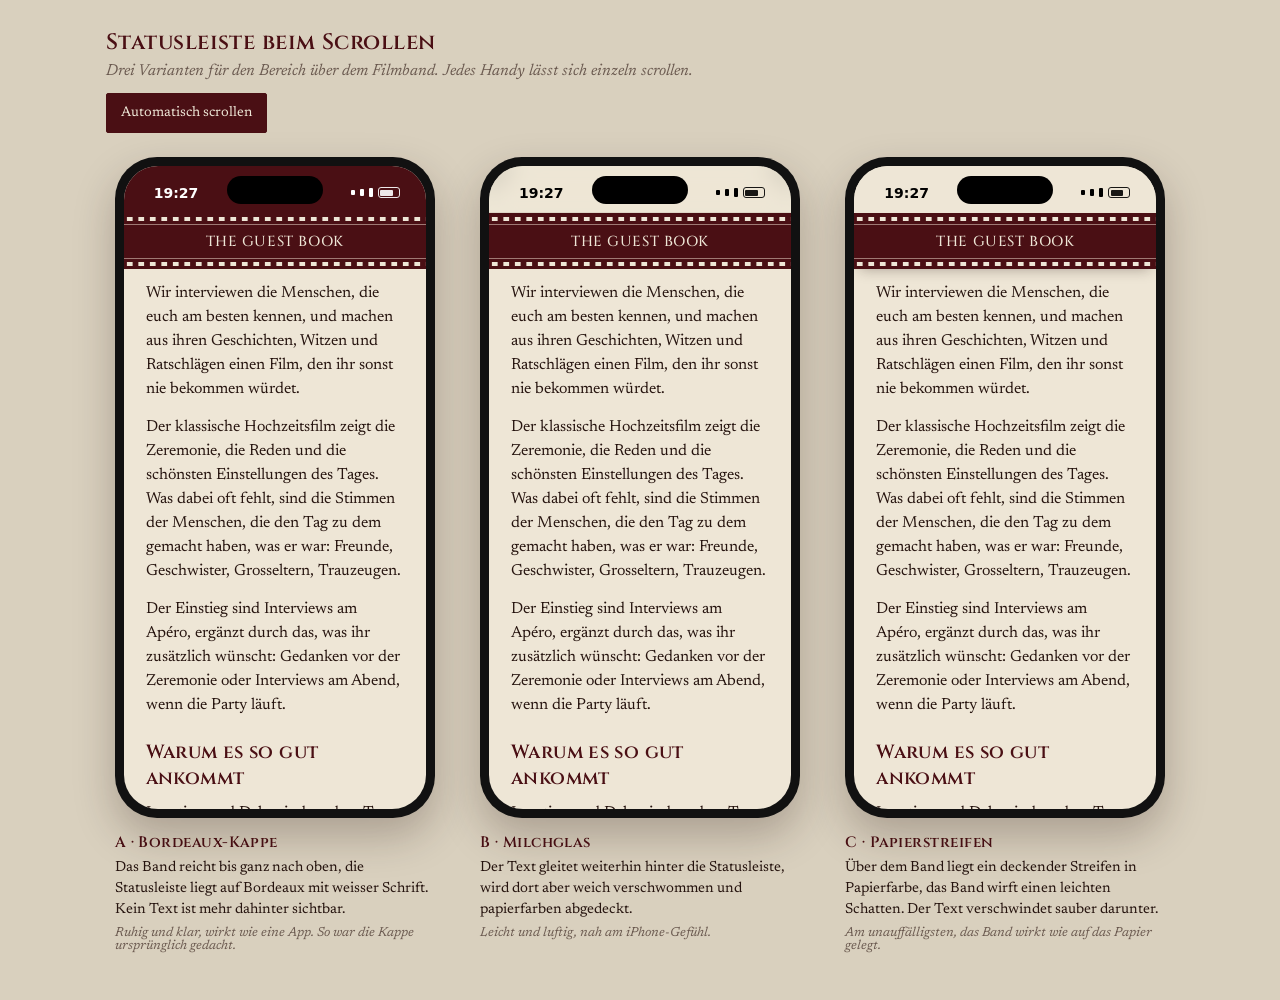
<file: Claude outputs/statusleiste-varianten.html>
<!doctype html>
<html lang="de-CH">
<head>
<meta charset="utf-8">
<meta name="viewport" content="width=device-width, initial-scale=1">
<title>Statusleiste Varianten</title>
<link rel="stylesheet" href="https://fonts.googleapis.com/css2?family=Cinzel:wght@500;600&family=Newsreader:ital,opsz,wght@0,6..72,300..600;1,6..72,300..600&display=swap">
<style>
:root{--bordeaux:#4A0F14;--papier:#EEE6D6;--papier-hell:#F4EEE3;--tinte:#26140F;--muted:#6B5A50;--blush:#E6CFC4}
*{box-sizing:border-box}
body{margin:0;background:#D9D0BE;font-family:"Newsreader",Georgia,serif;color:var(--tinte);-webkit-font-smoothing:antialiased}
header{max-width:1100px;margin:0 auto;padding:28px 16px 8px}
h1{font-family:"Cinzel",Georgia,serif;font-weight:600;color:var(--bordeaux);font-size:22px;margin:0 0 6px;letter-spacing:.02em}
header p{margin:0;font-style:italic;color:var(--muted)}
.steuer{margin-top:14px;display:flex;gap:8px;flex-wrap:wrap}
.steuer button{font:inherit;font-size:14px;padding:8px 14px;border:1px solid var(--bordeaux);background:transparent;color:var(--bordeaux);border-radius:2px;cursor:pointer;min-height:40px}
.steuer button.an{background:var(--bordeaux);color:var(--papier)}
.raster{max-width:1100px;margin:0 auto;padding:16px 16px 48px;display:grid;grid-template-columns:repeat(auto-fit,minmax(290px,1fr));gap:28px;justify-items:center}
figure{margin:0;width:100%;max-width:320px}
figcaption{margin-top:14px}
figcaption b{font-family:"Cinzel",Georgia,serif;font-weight:600;color:var(--bordeaux);font-size:15px;letter-spacing:.03em;display:block;margin-bottom:4px}
figcaption span{font-size:14.5px;line-height:1.45;color:var(--tinte)}
figcaption i{display:block;margin-top:6px;font-size:13px;color:var(--muted)}

/* Handy */
.handy{position:relative;width:100%;aspect-ratio:300/620;border-radius:42px;background:#111;padding:9px;box-shadow:0 18px 40px rgba(38,20,15,.25)}
.screen{position:relative;width:100%;height:100%;border-radius:34px;overflow:hidden;background:var(--papier)}
.scroll{position:absolute;inset:0;overflow-y:auto;scrollbar-width:none;padding:118px 22px 40px}
.scroll::-webkit-scrollbar{display:none}
.scroll h2{font-family:"Cinzel",Georgia,serif;font-weight:600;font-size:19px;color:var(--bordeaux);margin:22px 0 10px;letter-spacing:.02em}
.scroll p{font-size:16px;line-height:1.5;margin:0 0 14px}

/* Statusleiste */
.status{position:absolute;left:0;right:0;top:0;height:47px;z-index:5;display:flex;align-items:center;justify-content:space-between;padding:6px 26px 0 30px;font:600 14px -apple-system,system-ui,sans-serif;color:#000;pointer-events:none}
.status .insel{position:absolute;left:50%;top:10px;width:96px;height:28px;margin-left:-48px;background:#000;border-radius:16px}
.status .icons{display:flex;gap:5px;align-items:center}
.status .icons i{display:block;width:4px;background:currentColor;border-radius:1px}
.status .akku{width:22px;height:11px;border:1.5px solid currentColor;border-radius:3px;position:relative;opacity:.9}
.status .akku::after{content:"";position:absolute;inset:1.5px 6px 1.5px 1.5px;background:currentColor;border-radius:1px}
.hell .status{color:#fff}

/* Filmband */
.band{position:absolute;left:0;right:0;top:47px;height:56px;z-index:4;background:var(--bordeaux);
  background-image:linear-gradient(to right,transparent 3px,var(--papier) 3px,var(--papier) 8.5px,transparent 8.5px),linear-gradient(to right,transparent 3px,var(--papier) 3px,var(--papier) 8.5px,transparent 8.5px);
  background-size:11.5px 4px,11.5px 4px;background-repeat:repeat-x;background-position:0 3.5px,0 calc(100% - 3.5px);
  display:flex;align-items:center;justify-content:center;font-family:"Cinzel",Georgia,serif;font-weight:500;color:var(--papier);font-size:14.5px;letter-spacing:.04em}
.band::before,.band::after{content:"";position:absolute;left:0;right:0;height:.5px;background:var(--blush);opacity:.55}
.band::before{top:11px}.band::after{bottom:11px}

/* Variante A: Bordeaux-Kappe */
.v-a .kappe{position:absolute;left:0;right:0;top:0;height:47px;z-index:3;background:var(--bordeaux)}
/* Variante B: Milchglas */
.v-b .kappe{position:absolute;left:0;right:0;top:0;height:47px;z-index:3;background:rgba(238,230,214,.72);
  -webkit-backdrop-filter:blur(12px) saturate(1.1);backdrop-filter:blur(12px) saturate(1.1);border-bottom:.5px solid rgba(38,20,15,.08)}
/* Variante C: Papier-Verlauf */
.v-c .kappe{position:absolute;left:0;right:0;top:0;height:47px;z-index:3;background:var(--papier)}
.v-c .band{box-shadow:0 6px 14px -6px rgba(38,20,15,.35)}

@media (prefers-reduced-motion:reduce){.steuer #auto{display:none}}
</style>
</head>
<body>
<header>
  <h1>Statusleiste beim Scrollen</h1>
  <p>Drei Varianten für den Bereich über dem Filmband. Jedes Handy lässt sich einzeln scrollen.</p>
  <div class="steuer"><button type="button" id="auto" class="an">Automatisch scrollen</button></div>
</header>

<main class="raster">
  <figure>
    <div class="handy v-a hell"><div class="screen">
      <div class="scroll"></div><div class="kappe"></div><div class="band">THE GUEST BOOK</div>
      <div class="status"><span>19:27</span><span class="insel"></span><span class="icons"><i style="height:5px"></i><i style="height:7px"></i><i style="height:9px"></i><span class="akku"></span></span></div>
    </div></div>
    <figcaption><b>A · Bordeaux-Kappe</b><span>Das Band reicht bis ganz nach oben, die Statusleiste liegt auf Bordeaux mit weisser Schrift. Kein Text ist mehr dahinter sichtbar.</span><i>Ruhig und klar, wirkt wie eine App. So war die Kappe ursprünglich gedacht.</i></figcaption>
  </figure>
  <figure>
    <div class="handy v-b"><div class="screen">
      <div class="scroll"></div><div class="kappe"></div><div class="band">THE GUEST BOOK</div>
      <div class="status"><span>19:27</span><span class="insel"></span><span class="icons"><i style="height:5px"></i><i style="height:7px"></i><i style="height:9px"></i><span class="akku"></span></span></div>
    </div></div>
    <figcaption><b>B · Milchglas</b><span>Der Text gleitet weiterhin hinter die Statusleiste, wird dort aber weich verschwommen und papierfarben abgedeckt.</span><i>Leicht und luftig, nah am iPhone-Gefühl.</i></figcaption>
  </figure>
  <figure>
    <div class="handy v-c"><div class="screen">
      <div class="scroll"></div><div class="kappe"></div><div class="band">THE GUEST BOOK</div>
      <div class="status"><span>19:27</span><span class="insel"></span><span class="icons"><i style="height:5px"></i><i style="height:7px"></i><i style="height:9px"></i><span class="akku"></span></span></div>
    </div></div>
    <figcaption><b>C · Papierstreifen</b><span>Über dem Band liegt ein deckender Streifen in Papierfarbe, das Band wirft einen leichten Schatten. Der Text verschwindet sauber darunter.</span><i>Am unauffälligsten, das Band wirkt wie auf das Papier gelegt.</i></figcaption>
  </figure>
</main>

<script>
(function(){
  var text='<h2>Die Idee</h2><p>Wir interviewen die Menschen, die euch am besten kennen, und machen aus ihren Geschichten, Witzen und Ratschlägen einen Film, den ihr sonst nie bekommen würdet.</p><p>Der klassische Hochzeitsfilm zeigt die Zeremonie, die Reden und die schönsten Einstellungen des Tages. Was dabei oft fehlt, sind die Stimmen der Menschen, die den Tag zu dem gemacht haben, was er war: Freunde, Geschwister, Grosseltern, Trauzeugen.</p><p>Der Einstieg sind Interviews am Apéro, ergänzt durch das, was ihr zusätzlich wünscht: Gedanken vor der Zeremonie oder Interviews am Abend, wenn die Party läuft.</p><h2>Warum es so gut ankommt</h2><p>Location und Deko sind an dem Tag wichtig. Aber die Stimmen der Menschen, die ihr liebt, sind das, was ihr in Jahren wieder hören wollt.</p><p>Ursprünglich für Hochzeiten entwickelt, heute auch für private Feiern und Firmenanlässe buchbar.</p><p>Es ist Film, Content und Gästeunterhaltung in einem. Kein Ersatz für eure klassische Videografie oder Fotografie, sondern das Zusatzstück dazu.</p>';
  var sc=[].slice.call(document.querySelectorAll('.scroll'));
  sc.forEach(function(s){s.innerHTML=text+text;});
  var ruhig=matchMedia('(prefers-reduced-motion: reduce)').matches;
  var an=!ruhig,knopf=document.getElementById('auto'),pos=0,dir=1,last=0;
  function setze(v){an=v;knopf.classList.toggle('an',v);knopf.textContent=v?'Automatisch scrollen':'Automatisch scrollen (aus)';}
  knopf.addEventListener('click',function(){setze(!an);last=0;if(an)requestAnimationFrame(lauf);});
  sc.forEach(function(s){['wheel','touchstart','pointerdown'].forEach(function(ev){s.addEventListener(ev,function(){if(an)setze(false);},{passive:true});});});
  function lauf(t){
    if(!an)return;
    var dt=last?Math.min(50,t-last):16;last=t;
    var max=sc[0].scrollHeight-sc[0].clientHeight;
    pos+=dir*dt*0.045;
    if(pos>max){pos=max;dir=-1;}if(pos<0){pos=0;dir=1;}
    sc.forEach(function(s){s.scrollTop=pos;});
    requestAnimationFrame(lauf);
  }
  if(an)requestAnimationFrame(lauf);else setze(false);
})();
</script>
</body>
</html>
</file>
<file: css/style.css>
/* ==========================================================================
   Lias Oertig — Portfolio Website
   Vanilla CSS design system (ink/paper/accent, Forma DJR)
   Supports light + dark theme via :root[data-theme="dark"]
   ========================================================================== */

/* Forma DJR ships as separate optical-size cuts (smallest → largest:
   Micro, Text, Deck, Display, Banner) rather than one family scaled up —
   each is drawn for a specific size range, so using the size-matched cut
   reads sharper than stretching one face across every point size. Only the
   Bold weight of each is loaded, per the site-wide "bold everywhere" call:
   Text for regular reading-size text, Display for headings/labels, Banner
   for the oversized hero/loader titles (the biggest sizes on the site). */
@font-face {
  font-family: 'FormaDJRText';
  src: url('../assets/fonts/FormaDJRText-Bold.woff2') format('woff2'),
       url('../assets/fonts/FormaDJRText-Bold.woff') format('woff');
  font-weight: 700;
  font-style: normal;
  font-display: swap;
}
@font-face {
  font-family: 'FormaDJRDisplay';
  src: url('../assets/fonts/FormaDJRDisplay-Bold.woff2') format('woff2'),
       url('../assets/fonts/FormaDJRDisplay-Bold.woff') format('woff');
  font-weight: 700;
  font-style: normal;
  font-display: swap;
}
@font-face {
  font-family: 'FormaDJRBanner';
  src: url('../assets/fonts/FormaDJRBanner-Bold.woff2') format('woff2'),
       url('../assets/fonts/FormaDJRBanner-Bold.woff') format('woff');
  font-weight: 700;
  font-style: normal;
  font-display: swap;
}

/* ---------- Tokens ---------- */
:root{
  /* brand constants (do not flip with theme) */
  --ink-900:#161513;
  --paper-50:#faf9f6;
  --accent-500:#ff5a1f;
  --accent-hover:#e64b13;
  --accent-press:#c73f0e;

  /* semantic surface/text tokens — flip with data-theme */
  --surface-0:#faf9f6;   /* page background */
  --surface-1:#faf9f6;   /* card / header / modal background */
  --surface-2:#f2f0ea;   /* subtle alt background (image placeholders, pills) */
  --text-1:#161513;      /* primary text */
  --text-2:#3a3733;      /* secondary / muted text */
  --text-max:#000000;    /* pure black/white, used where max contrast matters (e.g. floating nav) */
  --edge-a: rgba(22,21,19,0.08);
  --edge-b: rgba(22,21,19,0.14);
  --glass-rgb: 250,249,246;
  --shadow-sm: 0 1px 2px rgba(22,21,19,0.06);
  --shadow-md: 0 6px 20px rgba(22,21,19,0.08);
  --shadow-lg: 0 18px 48px rgba(22,21,19,0.16);
  --scrim: rgba(18,17,16,0.86);

  /* type — Forma DJR Bold throughout: Display for headings/labels, Text
     for body copy, Banner reserved for the few oversized hero/loader
     titles (see .hero-slide-title / .loader-word) rather than a variable
     everything routes through, since those sizes are a one-off extreme. */
  --font-display: 'FormaDJRDisplay', 'Helvetica Neue', Arial, sans-serif;
  --font-body: 'FormaDJRText', 'Helvetica Neue', Arial, sans-serif;
  --font-banner: 'FormaDJRBanner', 'FormaDJRDisplay', 'Helvetica Neue', Arial, sans-serif;

  /* spacing (4px scale) */
  --sp-1:4px; --sp-2:8px; --sp-3:12px; --sp-4:16px; --sp-5:20px; --sp-6:24px;
  --sp-8:32px; --sp-10:40px; --sp-12:48px; --sp-16:64px; --sp-20:80px; --sp-24:96px;

  /* radius */
  --r-sm:8px; --r-md:14px; --r-lg:22px; --r-xl:32px; --r-pill:999px;

  /* motion */
  --ease-ui: cubic-bezier(0.4,0,0.2,1);
  --ease-in: cubic-bezier(0.16,1,0.3,1);
  --dur-fast:150ms; --dur-med:280ms;

  --content-max:1440px;
  color-scheme: light;
}

:root[data-theme="dark"]{
  --surface-0:#121110;
  --surface-1:#1c1a17;
  --surface-2:#28251f;
  --text-1:#f5f3ee;
  --text-2:#b7b1a7;
  --text-max:#ffffff;
  --edge-a: rgba(255,255,255,0.08);
  --edge-b: rgba(255,255,255,0.16);
  --glass-rgb: 18,17,16;
  --shadow-sm: 0 1px 2px rgba(0,0,0,0.35);
  --shadow-md: 0 10px 28px rgba(0,0,0,0.45);
  --shadow-lg: 0 24px 60px rgba(0,0,0,0.55);
  --scrim: rgba(6,6,5,0.88);
  color-scheme: dark;
}

*,*::before,*::after{ box-sizing:border-box; }
html{
  scroll-behavior:smooth;
  scrollbar-width:thin;
  scrollbar-color:var(--edge-b) transparent;
  overflow-x:hidden;
}
::-webkit-scrollbar{ width:10px; height:10px; }
::-webkit-scrollbar-track{ background:transparent; }
::-webkit-scrollbar-thumb{
  background-color:var(--edge-b);
  border-radius:var(--r-pill);
  border:2px solid var(--surface-0);
  background-clip:padding-box;
}
::-webkit-scrollbar-thumb:hover{ background-color:var(--text-2); }
body{
  margin:0;
  background:var(--surface-0);
  color:var(--text-1);
  font-family:var(--font-body);
  font-size:16px;
  line-height:1.55;
  -webkit-font-smoothing:antialiased;
  transition:background var(--dur-med) var(--ease-ui), color var(--dur-med) var(--ease-ui);
}
img{ max-width:100%; display:block; }
a{ color:inherit; text-decoration:none; }
ul{ margin:0; padding:0; list-style:none; }
button{ font-family:inherit; cursor:pointer; }

h1,h2,h3,h4{
  font-family:var(--font-display);
  text-transform:uppercase;
  letter-spacing:0.03em;
  line-height:1.02;
  margin:0;
  font-weight:700;
  color:var(--text-1);
}

.eyebrow{
  font-family:var(--font-display);
  text-transform:uppercase;
  letter-spacing:0.14em;
  font-size:12px;
  font-weight:600;
  color:var(--accent-500);
}

.wrap{
  max-width:var(--content-max);
  margin:0 auto;
  padding-left:var(--sp-6);
  padding-right:var(--sp-6);
}
@media (min-width:900px){
  .wrap{ padding-left:var(--sp-10); padding-right:var(--sp-10); }
}

/* ---------- Header ---------- */
/* Apple-style floating liquid-glass pill — fixed above every page,
   always visible (no auto-hide), translucent + blurred + a thin
   specular highlight so it reads as glass over whatever scrolls under it. */
.site-header{
  position:fixed; z-index:70;
  top:20px; left:50%; transform:translateX(-50%);
  width:calc(100% - 40px); max-width:1200px;
  border-radius:999px;
  border:1px solid var(--edge-b);
  background:rgba(var(--glass-rgb),0.14);
  backdrop-filter:blur(24px) saturate(180%);
  -webkit-backdrop-filter:blur(24px) saturate(180%);
  box-shadow:
    inset 0 1px 1px rgba(255,255,255,0.35),
    inset 0 -1px 6px rgba(0,0,0,0.08),
    0 14px 34px rgba(0,0,0,0.22);
  transition:background var(--dur-med) var(--ease-ui), border-color var(--dur-med) var(--ease-ui);
}
.site-header .wrap{
  display:flex; align-items:center; justify-content:space-between;
  height:58px;
  gap:var(--sp-4);
}
.brand{ display:flex; align-items:center; gap:var(--sp-2); }
.brand img{ height:28px; width:auto; }
:root[data-theme="dark"] .brand img{ filter:invert(1) brightness(1.6); }
.brand-name{ font-family:var(--font-display); font-weight:700; letter-spacing:0.02em; text-transform:uppercase; font-size:15px; color:var(--text-max); }

.main-nav{ display:flex; align-items:center; gap:var(--sp-8); }
.main-nav a{
  font-family:var(--font-display);
  font-size:13px; font-weight:600; text-transform:uppercase; letter-spacing:0.08em;
  padding:var(--sp-2) 0;
  position:relative;
  color:var(--text-max); opacity:0.62;
  transition:opacity var(--dur-fast) var(--ease-ui);
}
.main-nav a:hover, .main-nav a.active{ opacity:1; }
.main-nav a.active::after{
  content:''; position:absolute; left:0; right:0; bottom:-6px; height:2px; background:var(--accent-500); border-radius:2px;
}
.header-actions{ display:flex; align-items:center; gap:var(--sp-4); }
.nav-toggle{
  display:none;
  width:44px; height:44px;
  flex-direction:column;
  align-items:center; justify-content:center;
  gap:5px;
  border-radius:var(--r-pill);
  border:1px solid var(--edge-b);
  background:rgba(var(--glass-rgb),0.5);
  backdrop-filter:blur(10px); -webkit-backdrop-filter:blur(10px);
  padding:0;
  flex-shrink:0;
}
/* Fixed line count via gap (not margins) — margin math against the button's
   fixed height was overflowing its own box and made the lines invisible. */
.nav-toggle span{ display:block; width:20px; height:2px; margin:0; background:var(--text-max); border-radius:2px; flex-shrink:0; }

/* Content needs to clear the floating pill since it's out of flow — except
   on the hero page, where the full-bleed stage is meant to run all the
   way to the top and show through/behind the glass nav. */
main{ padding-top:96px; }
body:has(.hero-pin) main{ padding-top:0; }

@media (max-width:700px){
  /* Bottom nav bar on mobile — thumb-reach is easier at the bottom of the
     screen than stretching up to a top corner. */
  .site-header{ top:auto; bottom:12px; width:calc(100% - 24px); }
  .site-header .wrap{ height:54px; }
  main{ padding-top:0; padding-bottom:84px; }
  /* Pages with a footer hand the pill-clearance job to the footer's own
     bottom padding instead (see .site-footer below), so main just needs a
     small gap here, not the full 84px buffer. */
  body:has(.grid) main, body:has(.contact-list) main{ padding-bottom:var(--sp-3); }
}

/* The fullscreen mobile menu is a plain, standalone element — NOT nested
   inside .site-header — on purpose. .site-header uses backdrop-filter,
   which (like transform/filter) makes an element the containing block for
   any position:fixed descendant. A fixed, inset:0 child of that header
   would resolve "fullscreen" against the header's own small pill box
   instead of the viewport, shrinking the menu down to almost nothing and
   making it unusable. Keeping .mobile-nav a sibling of .site-header avoids
   that trap entirely. */
@media (max-width:760px){
  .main-nav{ display:none; }
  .mobile-nav{
    display:flex;
    position:fixed; inset:0;
    background:rgba(var(--glass-rgb),0.92);
    backdrop-filter:blur(24px) saturate(180%);
    -webkit-backdrop-filter:blur(24px) saturate(180%);
    /* Links sit bottom-right, near the thumb, instead of top-left — same
       reasoning as the bottom navbar itself. */
    flex-direction:column; align-items:flex-end; justify-content:flex-end;
    gap:var(--sp-6);
    padding:var(--sp-8) var(--sp-6) 100px;
    transform:translateX(100%);
    transition:transform var(--dur-med) var(--ease-ui);
    z-index:65;
  }
  .mobile-nav.is-open{ transform:translateX(0); }
  .mobile-nav a{
    font-family:var(--font-display);
    font-size:20px; font-weight:600; text-transform:uppercase; letter-spacing:0.08em;
    text-align:right;
    position:relative;
    color:var(--text-max); opacity:0.62;
  }
  .mobile-nav a:hover, .mobile-nav a.active{ opacity:1; }
  .mobile-nav a.active::after{
    content:''; position:absolute; left:0; right:0; bottom:-6px; height:2px; background:var(--accent-500); border-radius:2px;
  }
  .nav-toggle{ display:flex; }
}
@media (min-width:761px){
  .mobile-nav{ display:none; }
}

/* ---------- Theme toggle (glass pill) ---------- */
.theme-toggle{
  position:relative;
  width:52px; height:30px;
  border-radius:var(--r-pill);
  border:1px solid var(--edge-b);
  background:rgba(var(--glass-rgb),0.5);
  backdrop-filter:blur(10px);
  -webkit-backdrop-filter:blur(10px);
  display:flex; align-items:center;
  padding:3px;
  flex-shrink:0;
  transition:background var(--dur-fast) var(--ease-ui);
}
.theme-toggle .knob{
  width:22px; height:22px; border-radius:50%;
  background:var(--text-1);
  display:flex; align-items:center; justify-content:center;
  transform:translateX(0);
  transition:transform var(--dur-med) var(--ease-in), background var(--dur-fast) var(--ease-ui);
}
:root[data-theme="dark"] .theme-toggle .knob{ transform:translateX(22px); }
.theme-toggle .knob svg{
  width:13px; height:13px; stroke:var(--surface-0); fill:none; stroke-width:2;
}
.theme-toggle .knob .icon-moon{ display:none; fill:var(--surface-0); stroke:none; }
:root[data-theme="dark"] .theme-toggle .knob .icon-sun{ display:none; }
:root[data-theme="dark"] .theme-toggle .knob .icon-moon{ display:block; }

/* ---------- Buttons / Tags ---------- */
.btn{
  display:inline-flex; align-items:center; justify-content:center; gap:var(--sp-2);
  font-family:var(--font-display); font-weight:600; font-size:13px; text-transform:uppercase; letter-spacing:0.08em;
  padding:var(--sp-3) var(--sp-6);
  border-radius:var(--r-pill);
  border:1px solid transparent;
  transition:transform var(--dur-fast) var(--ease-ui), background var(--dur-fast) var(--ease-ui), box-shadow var(--dur-fast) var(--ease-ui);
}
.btn-accent{ background:var(--accent-500); color:#fff; }
.btn-accent:hover{ background:var(--accent-hover); }
.btn-accent:active{ background:var(--accent-press); transform:scale(0.97); }
.btn-ghost{ background:transparent; color:var(--text-1); border-color:var(--edge-b); }
.btn-ghost:hover{ border-color:var(--text-1); }

.tag{
  display:inline-block; font-family:var(--font-display); font-size:11px; font-weight:600; text-transform:uppercase; letter-spacing:0.1em;
  padding:var(--sp-1) var(--sp-3); border-radius:var(--r-pill);
  background:var(--surface-2); color:var(--text-2); border:1px solid var(--edge-a);
}

/* ---------- Hero (minimal) ---------- */
.hero{ padding:var(--sp-16) 0 var(--sp-10); }
.hero-kicker{ margin-bottom:var(--sp-3); }
.hero h1{
  font-size:clamp(28px,4.4vw,52px);
  max-width:22ch;
}

/* ---------- Intro loader (plays once on entry) ---------- */
.site-loader{
  position:fixed; inset:0; z-index:300;
  background:var(--surface-0);
  display:flex; flex-direction:column; align-items:center; justify-content:center;
  gap:var(--sp-6);
  transition:opacity 700ms var(--ease-ui), visibility 700ms;
}
.site-loader.is-hiding{ opacity:0; pointer-events:none; }
.loader-eyebrow{ opacity:0; transform:translateY(8px); transition:opacity 500ms var(--ease-ui), transform 500ms var(--ease-ui); }
.loader-eyebrow.show{ opacity:1; transform:translateY(0); }

.loader-word{
  position:relative;
  display:flex; align-items:center; justify-content:center;
  /* Biggest text on the site (up to 190px) — the Banner cut is drawn for
     exactly this size range, unlike Display which is tuned smaller. */
  font-family:var(--font-banner); font-weight:700; text-transform:uppercase;
  font-size:clamp(44px,11.5vw,190px);
  letter-spacing:0.01em; line-height:0.92;
  color:var(--text-1);
}
.lw-half{
  display:inline-block;
  opacity:0;
  transition:opacity 500ms var(--ease-ui);
}
.lw-half.show{ opacity:1; }

/* A single card sits in the gap between LIAS and OERTIG and rapidly flashes
   through real work photos, then shrinks away — the words close the gap
   themselves as this flex item collapses, no separate "join" animation needed. */
.loader-flash{
  position:relative;
  flex-shrink:0;
  width:0; margin:0;
  aspect-ratio:4/5;
  border-radius:var(--r-sm);
  overflow:hidden;
  box-shadow:var(--shadow-lg);
  opacity:0;
  transition:width 550ms var(--ease-in), margin 550ms var(--ease-in), opacity 250ms var(--ease-ui);
}
.loader-flash.show{
  width:clamp(90px,11vw,150px);
  margin:0 clamp(10px,1.6vw,22px);
  opacity:1;
}
.loader-flash img{
  position:absolute; inset:0; width:100%; height:100%; object-fit:cover;
}

.loader-bottom{
  display:flex; gap:var(--sp-8); flex-wrap:wrap; justify-content:center;
  font-family:var(--font-display); font-size:11px; letter-spacing:0.1em; text-transform:uppercase;
  color:var(--text-2);
  opacity:0; transition:opacity 500ms var(--ease-ui);
}
.loader-bottom.show{ opacity:1; }
@media (max-width:700px){
  /* Photographer / Videographer / Established in 2021 — drop this line on
     mobile, where the loader has much less vertical room to breathe and
     the wordmark itself already carries the moment fine on its own. */
  .loader-bottom{ display:none; }
}

.page-content{ position:relative; }

/* ---------- Hero — two full-bleed slides (Projects / Photography) that   */
/* cross-fade + blur + slide horizontally into each other as you scroll,   */
/* modeled on a sliding-showcase reference. Visible/static by default so   */
/* the hero degrades gracefully to a plain full-bleed Projects slide if    */
/* JS is blocked or slow. ---------------------------------------------- */
.hero-pin{
  position:relative;
  /* Short scroll-through distance on purpose: only a few wheel notches
     should be needed to pass the halfway point, at which point the existing
     scroll-settle snap (see scheduleSnap() in main.js) takes over and
     completes the transition to the Editorial slide on its own. */
  height:145vh; height:145svh;
}
.hero-stage{
  position:sticky; top:0;
  height:100vh; height:100svh;
  overflow:hidden;
  background:var(--surface-0);
  transition:background var(--dur-med) var(--ease-ui);
}
.hero-frame{
  position:absolute; inset:64px;
  border-radius:28px;
  overflow:hidden;
  --hero-gap:24px;
}
@media (max-width:700px){
  /* Mobile ditches the pinned scroll-slide effect (it's the fullscreen
     sticky-stage animation used on desktop) for two plain cards stacked
     vertically — Client Projects on top, Editorial below — scrolled with
     the rest of the page instead of a pinned/swipe interaction. The whole
     stack is stretched via flex to fill the available screen height (minus
     the bottom nav-pill clearance main already reserves) so the two cards
     grow to use the space instead of leaving it empty below them. */
  .hero-pin{ height:auto; min-height:calc(100svh - 84px); display:flex; flex-direction:column; }
  .hero-stage{
    position:static; height:auto; overflow:visible; background:none;
    flex:1 1 auto; min-height:0;
    display:flex; flex-direction:column;
  }
  .hero-frame{
    position:static; inset:auto;
    display:flex; flex-direction:column; gap:12px;
    padding:16px;
    border-radius:0;
    flex:1 1 auto; min-height:0;
  }
}
.hero-slide{
  position:absolute; top:0; bottom:0;
  left:calc(var(--hero-gap) / 2); right:calc(var(--hero-gap) / 2);
  display:block;
  border-radius:20px;
  overflow:hidden;
  will-change:transform;
}
@media (max-width:700px){
  /* Extra-specific selectors (.hero-frame .hero-slide--x) are needed here,
     not just .hero-slide — .hero-slide--projects/--photography below set
     transform/pointer-events unconditionally at the same specificity as a
     bare ".hero-slide" media-query rule, and being later in the file they'd
     otherwise win and leave the Editorial card transformed off-screen. */
  .hero-frame .hero-slide{
    position:relative; top:auto; bottom:auto; left:auto; right:auto;
    border-radius:14px;
    /* Each card grows to fill its equal share of whatever height the frame
       has available (capped at 4:3 so they never get too tall/slab-like)
       instead of a fixed aspect-ratio. A concrete min-height floor is a
       safety net — without it, a nested auto-height flex chain collapsing
       to 0 anywhere upstream would leave the video in a zero-height box,
       which looks exactly like "the video won't load" even though it is. */
    flex:1 1 0;
    min-height:180px;
    max-height:75vw;
    height:auto;
    aspect-ratio:auto;
    z-index:auto;
  }
  .hero-frame .hero-slide--projects,
  .hero-frame .hero-slide--photography{
    transform:none;
    pointer-events:auto;
  }
}
.hero-slide--projects{
  z-index:2;
  transform:translateX(0px);
}
.hero-slide--photography{
  z-index:3;
  transform:translateX(100%);
  pointer-events:none;
}
.hero-slide-media{ position:absolute; inset:0; overflow:hidden; }
.hero-slide-media img,
.hero-slide-media video{
  position:absolute; inset:0; width:100%; height:100%; object-fit:cover;
}
.hero-slide-overlay{
  position:absolute; inset:0; z-index:1;
  background:linear-gradient(200deg, rgba(255,90,31,0) 30%, rgba(255,90,31,0.22) 100%),
             linear-gradient(0deg, rgba(12,11,10,0.82) 0%, rgba(12,11,10,0.1) 45%, rgba(12,11,10,0.3) 100%);
}
.hero-corner{
  /* Removed per request — was a decorative "+" accent in each tile corner. */
  display:none;
}
.hero-corner--tl{ top:var(--sp-6); left:var(--sp-6); }
.hero-corner--tr{ top:var(--sp-6); right:var(--sp-6); }
.hero-corner--bl{ bottom:var(--sp-6); left:var(--sp-6); }
.hero-corner--br{ bottom:var(--sp-6); right:var(--sp-6); }
/* The peeking (inactive) slide's own corner marks aren't clipped along with
   its media (see the fromLayers/toLayers comment in initHeroSlides() in
   main.js), so they'd otherwise always show at full strength right next to
   the active slide's marks in the sliver, reading as a doubled "+ +" glitch.
   Hide them on whichever slide is just peeking. */
.hero-slide.is-peek-only .hero-corner{ opacity:0; }
.hero-slide-caption{
  position:absolute; z-index:2; left:var(--sp-6);
  /* Caps how wide the title row is allowed to grow (long titles still wrap
     instead of overflowing the slide), but align-items:flex-start below
     keeps the row itself sized to its own content rather than stretching
     to fill this whole width — on a near-viewport-wide hero slide, letting
     it stretch (the previous approach) put the arrow visually detached,
     almost a slide's-width away from the title text. */
  right:var(--sp-8);
  /* Reduced from 108px — the tagline added below the title is a new,
     lower-most child of this bottom-anchored flex column, so without this
     compensation the whole block (and the title with it) simply shifted
     upward by the tagline's height to make room. This brings the title
     back to its original v234 position, with the tagline now occupying
     the freed space beneath it instead of pushing the title up. */
  bottom:40px;
  display:flex; flex-direction:column; align-items:flex-start; gap:2px;
}
/* Optical alignment, not box alignment — a big round letter like the
   title's "C" overshoots past its own flat box edge, so its optical
   (non-overshoot) edge actually sits to the right of that box edge. A
   straight-sided eyebrow line needs a matching positive nudge to land on
   that same optical edge, not a flush margin:0. Small on purpose — adjust
   further if a screenshot still shows it off. */
/* Matches .hero-slide-tagline's font (Forma DJR Text) instead of the base
   .eyebrow class's display font, so the two small lines in this caption
   read as one consistent voice — text-transform:uppercase still comes from
   .eyebrow itself, so the caps stay, only the typeface changes. */
.hero-slide-eyebrow{ font-family:var(--font-body); color:var(--accent-500); margin-left:4px; }
.hero-slide-title{
  /* Same reasoning as .loader-word — this runs up to 140px, well into
     Banner's intended size range rather than Display's. */
  font-family:var(--font-banner);
  font-size:clamp(48px,9vw,140px);
  color:#fff;
  line-height:0.92; letter-spacing:0.01em;
  /* Flex items default to a min-width equal to their own content's natural
     width, which can stop them from ever wrapping/shrinking inside the
     row — same fix as .card-title-glass h3 uses for the same reason. */
  min-width:0;
}
/* Same orange arrow badge as the project/photography grid cards (.arrow,
   defined above near .card-title-glass) — reused here so the two hero
   tiles read as clickable the same way the smaller cards do. On the grid
   cards, space-between reads fine because the card itself is narrow; the
   hero frame is nearly viewport-wide, so stretching this row across the
   whole thing (space-between's old job) stranded the arrow almost a full
   slide-width away from the title. Now that .hero-slide-caption doesn't
   stretch this row to full width (align-items:flex-start there), the row
   is only as wide as title+gap+arrow, so justify-content has no real work
   left to do — kept as flex-start for clarity. */
.hero-slide-title-row{
  /* flex-end, not center — "CLIENT PROJECTS" can wrap to 2 lines on a
     narrow screen (mobile especially) while "EDITORIAL" stays 1 line, and
     centering the arrow against the row's own height put it at a visibly
     different height between the two tiles whenever one wrapped and the
     other didn't. Anchoring to the last line's baseline keeps the arrow at
     the same height regardless of how many lines the title above it takes. */
  display:flex; align-items:flex-end; justify-content:flex-start; gap:var(--sp-4);
}
/* Always visible here — unlike the grid cards (which reveal on hover), the
   hero tiles are big enough that a hover-only arrow felt too subtle, and on
   touch devices there's no hover at all to reveal it with anyway. */
.hero-slide .arrow{ opacity:1; transform:translateX(0); background:var(--accent-500); border-color:var(--accent-500); }
/* The arrow now flows inline at the end of the title's last line (it lives
   inside the <h2> in the markup) and is centred on that line via
   vertical-align, rather than sitting as a separate flex sibling anchored to
   the row's baseline. The old baseline anchor dropped the small badge into the
   bottom corner of the very large type, so it read as too low; centring it on
   the line keeps it beside the last word (even when the title wraps to two
   lines on mobile) and scales the offset with the clamped title size. */
.hero-slide-title .arrow{
  display:inline-flex;
  vertical-align:middle;
  position:relative;
  top:-0.05em;         /* nudge up to the caps' optical centre (em = title size) */
  margin-left:0.24em;  /* gap between title and arrow scales with the title */
}
.hero-slide-tagline{
  font-family:var(--font-body);
  font-size:15px;
  line-height:1.3;
  color:rgba(255,255,255,0.8);
  margin-top:0; /* per-breakpoint override below — the negative desktop nudge doesn't work at mobile's much smaller title size */
  margin-left:4px; /* same optical nudge as .hero-slide-eyebrow, see above */
  max-width:32ch;
}
@media (min-width:701px){
  /* Photography peeks Projects in on the LEFT edge once it's the active
     slide (see the clip-path math in initHeroSlides()/update() in main.js)
     — that reveal strip is roughly 5% of the frame's width, well past the
     plain --sp-8 offset every other caption uses, so the title started
     right on top of the clipped seam instead of clear of it. Only this
     slide needs the extra room; Projects peeks on the right instead, well
     away from its own left-aligned caption. */
  .hero-slide--photography .hero-slide-caption{ left:calc(var(--sp-6) + 6vw); }
  /* Negative on top of the caption's 2px gap — the title's own line-height
     leaves empty space under the glyphs at this large font-size, so 0 still
     read as a visible gap. Desktop-only: at mobile's much smaller title size
     this same value overshoots and crowds/overlaps the title. */
  .hero-slide-tagline{ margin-top:-10px; }
}
@media (max-width:700px){
  .hero-slide-caption{ left:var(--sp-5); right:var(--sp-5); bottom:var(--sp-4); }
  /* The "+" corner marks were a desktop-only decorative touch — on the
     smaller mobile cards they just added clutter, so hide them entirely. */
  .hero-corner{ display:none; }
  /* Titles like "Client Projects" wrap to two lines on narrow screens (see
     .hero-slide-title-row's comment above), so the tagline needs its own
     breathing room below the last line rather than the desktop's negative
     pull-up — and a smaller size/width so it doesn't compete with the much
     bigger title for attention on a small card. */
  .hero-slide-tagline{ font-size:13px; line-height:1.4; margin-top:4px; max-width:26ch; }
}

/* ---------- Section ---------- */
.section{ padding:var(--sp-16) 0; }
/* Grid pages (Client Projects / Editorial) already hand off to the footer's
   own generous top padding right after — stacking the section's full
   bottom padding on top of that just left a dead gap under the last card. */
.section:has(.grid), .section:has(.contact-list){ padding-bottom:var(--sp-6); }
@media (max-width:700px){
  /* The navbar sits at the bottom of the screen on mobile now, so there's
     no floating pill at the top competing for space — the old top padding
     just left a big empty gap above the page title. */
  .section{ padding-top:var(--sp-8); }
  .section:has(.grid), .section:has(.contact-list){ padding-bottom:var(--sp-4); }
}
.section-head{ margin-bottom:var(--sp-10); }
.section-head h1{ font-size:clamp(30px,4.5vw,48px); }
.section-head p.lead{ font-family:var(--font-body); text-transform:none; font-size:17px; color:var(--text-2); margin-top:var(--sp-3); }

/* ---------- Contact page ---------- */
.contact-section{ position:relative; overflow:hidden; }
/* Subtle mouse-follow glass highlight, contained to this section only —
   JS sets --mx/--my from the mousemove position on hover. */
.contact-section::before{
  content:""; position:absolute; inset:0; z-index:0; pointer-events:none;
  background:radial-gradient(600px circle at var(--mx,50%) var(--my,50%), rgba(var(--glass-rgb),0.4), transparent 60%);
  opacity:0; transition:opacity 500ms var(--ease-ui);
}
.contact-section:hover::before{ opacity:1; }
.contact-section .wrap{ position:relative; z-index:1; }

.availability{
  display:inline-flex; align-items:center; gap:var(--sp-2);
  margin-top:var(--sp-5);
  font-family:var(--font-display); font-size:12px; font-weight:600; text-transform:uppercase; letter-spacing:0.08em;
  color:var(--text-2);
}
.availability-dot{
  width:8px; height:8px; border-radius:50%; background:#4ade80; flex-shrink:0;
  animation:availability-pulse 2.2s ease-out infinite;
}
@keyframes availability-pulse{
  0%{ box-shadow:0 0 0 0 rgba(74,222,128,0.5); }
  70%{ box-shadow:0 0 0 8px rgba(74,222,128,0); }
  100%{ box-shadow:0 0 0 0 rgba(74,222,128,0); }
}

.contact-list{ margin-top:var(--sp-12); border-top:1px solid var(--edge-a); }
.contact-row{
  position:relative;
  display:flex; align-items:center; gap:var(--sp-6);
  padding:var(--sp-8) 0;
  border-bottom:1px solid var(--edge-a);
  transition:padding-left 350ms var(--ease-ui);
}
.contact-row-index{
  font-family:var(--font-display); font-size:13px; color:var(--text-2); flex-shrink:0; width:26px;
}
.contact-row-main{ display:flex; flex-direction:column; gap:var(--sp-1); flex:1; min-width:0; }
.contact-row-label{ font-family:var(--font-display); font-size:12px; font-weight:600; text-transform:uppercase; letter-spacing:0.08em; color:var(--text-2); }
.contact-row-value{
  font-size:clamp(22px,4vw,40px); font-family:var(--font-display); letter-spacing:0.01em;
  transition:color 300ms var(--ease-ui);
}
.contact-row .arrow{
  width:44px; height:44px; border-radius:var(--r-pill); border:1px solid var(--edge-b);
  display:flex; align-items:center; justify-content:center; flex-shrink:0;
  opacity:0; transform:translateX(-8px);
  transition:opacity 300ms var(--ease-ui), transform 300ms var(--ease-ui), background 300ms var(--ease-ui), border-color 300ms var(--ease-ui);
}
.contact-row .arrow svg{ width:16px; height:16px; stroke:var(--text-1); transition:stroke 200ms var(--ease-ui); }
.contact-row:hover{ padding-left:var(--sp-4); }
.contact-row:hover .contact-row-value{ color:var(--accent-500); }
.contact-row:hover .arrow{ opacity:1; transform:translateX(0); background:var(--accent-500); border-color:var(--accent-500); }
.contact-row:hover .arrow svg{ stroke:#fff; }

.copy-btn{
  position:relative; flex-shrink:0;
  width:40px; height:40px; border-radius:var(--r-pill);
  border:1px solid var(--edge-b); background:transparent; color:var(--text-2);
  display:flex; align-items:center; justify-content:center;
  cursor:pointer;
  transition:border-color 200ms var(--ease-ui), color 200ms var(--ease-ui);
}
.copy-btn:hover{ border-color:var(--text-1); color:var(--text-1); }
.copy-btn svg{ width:16px; height:16px; }
.copy-btn .icon-check{ display:none; }
.copy-btn.is-copied .icon-copy{ display:none; }
.copy-btn.is-copied .icon-check{ display:block; }
.copy-btn.is-copied{ border-color:#4ade80; color:#4ade80; }
.copy-tip{
  position:absolute; bottom:calc(100% + var(--sp-2)); left:50%; transform:translateX(-50%) translateY(4px);
  font-family:var(--font-display); font-size:11px; font-weight:600; text-transform:uppercase; letter-spacing:0.06em;
  background:var(--text-1); color:var(--surface-1);
  padding:var(--sp-1) var(--sp-3); border-radius:var(--r-pill);
  opacity:0; pointer-events:none;
  transition:opacity 200ms var(--ease-ui), transform 200ms var(--ease-ui);
  white-space:nowrap;
}
.copy-btn.is-copied .copy-tip{ opacity:1; transform:translateX(-50%) translateY(0); }

@media (max-width:640px){
  .contact-row{ gap:var(--sp-3); }
  .contact-row-index{ display:none; }
  .contact-row .arrow{ display:none; }
}

/* ---------- Grid / Cards (minimalist) ---------- */
.grid{
  display:grid; grid-template-columns:1fr; gap:var(--sp-10);
}
@media (min-width:700px){ .grid{ grid-template-columns:1fr 1fr; gap:var(--sp-10) var(--sp-8); } }

.card{
  position:relative;
  background:transparent;
  border:1px solid var(--edge-a);
  border-radius:var(--r-xl);
  box-shadow:var(--shadow-sm);
  overflow:hidden;
  cursor:pointer;
  transform:scale(1);
  /* iOS Safari flickers backdrop-filter descendants (the liquid-glass
     title panel) while this element is both scaling and scrolling —
     forcing it onto its own stable compositing layer stops the repaint
     flash. The old -webkit-mask-image radial-gradient hack used to live
     here for corner-clipping, but .card-media now clips its own corners
     directly (see below), so the mask was both redundant and very likely
     the actual source of the flicker — mask-image is a known trigger for
     this exact iOS repaint bug when combined with a transform. */
  -webkit-backface-visibility:hidden; backface-visibility:hidden;
  transition:box-shadow 450ms var(--ease-ui), border-color var(--dur-med) var(--ease-ui), transform 350ms var(--ease-ui);
}
/* Real hover only — on touch devices tapping a card would otherwise also
   trigger :hover (and stick until you tap elsewhere), which fought with the
   scroll-driven .is-inview highlight below. */
@media (hover:hover) and (pointer:fine){
  .card:hover{
    box-shadow:var(--shadow-lg);
    border-color:var(--edge-b);
    transform:scale(1.03);
    z-index:2;
  }
}
.card.is-inview{
  box-shadow:var(--shadow-lg);
  border-color:var(--edge-b);
  transform:scale(1.03);
  z-index:2;
}
.card-media{
  position:relative; aspect-ratio:4/3; overflow:hidden; background:var(--surface-2);
  /* Clip in its own box (matching .card's radius) so the glass panel below
     — positioned relative to this exact box — is guaranteed to sit flush
     with the image's rounded corners instead of relying on the parent
     .card's separate clip-mask, which left a hairline gap at the corners. */
  border-radius:var(--r-xl);
}
.card-media img{
  position:absolute; inset:0; width:100%; height:100%; object-fit:cover;
}
/* Category tag stays as its own floating glass bubble, top-left of the image. */
.card-tag{
  position:absolute; top:var(--sp-4); left:var(--sp-4); z-index:2;
  background:rgba(var(--glass-rgb),0.4);
  backdrop-filter:blur(10px) saturate(180%);
  -webkit-backdrop-filter:blur(10px) saturate(180%);
  border-color:rgba(255,255,255,0.22);
  color:#fff;
}

/* Title sits as a liquid-glass panel fused into the bottom sixth of the
   image — full width of the photo, rounded only at the bottom so it reads
   as part of the same rounded-rect as the image itself. */
.card-title-glass{
  position:absolute; left:0; right:0; bottom:0; z-index:2;
  height:16.6667%; min-height:56px;
  display:flex; flex-direction:column; justify-content:center;
  padding:0 var(--sp-5);
  border-radius:0 0 var(--r-xl) var(--r-xl);
  background:rgba(var(--glass-rgb),0.14);
  backdrop-filter:blur(14px) saturate(180%);
  -webkit-backdrop-filter:blur(14px) saturate(180%);
  border-top:1px solid rgba(255,255,255,0.16);
  box-shadow:
    inset 0 1px 1px rgba(255,255,255,0.25),
    inset 0 -1px 6px rgba(0,0,0,0.08),
    0 -6px 20px rgba(0,0,0,0.12);
  transition:background var(--dur-med) var(--ease-ui), transform 350ms var(--ease-ui);
}
@media (hover:hover) and (pointer:fine){
  .card:hover .card-title-glass{ background:rgba(var(--glass-rgb),0.22); }
}
.card.is-inview .card-title-glass{ background:rgba(var(--glass-rgb),0.22); }
.card-title-glass-row{
  display:flex; align-items:center; justify-content:space-between; gap:var(--sp-3);
}
.card-title-glass h3{
  /* Overrides the global h1-h4 uppercase rule — these titles are now
     written in proper Title Case in data.js (was previously typed in ALL
     CAPS specifically to match this rule), so the forced transform would
     undo that. */
  text-transform:none;
  font-size:15px; line-height:1.28; letter-spacing:0.02em; color:#fff;
  text-shadow:0 1px 4px rgba(0,0,0,0.4);
  min-width:0;
}
.arrow{
  width:32px; height:32px; border-radius:var(--r-pill); border:1px solid rgba(255,255,255,0.3);
  display:flex; align-items:center; justify-content:center; flex-shrink:0;
  background:rgba(0,0,0,0.15);
  opacity:0; transform:translateX(-4px);
  transition:opacity var(--dur-fast) var(--ease-ui), transform var(--dur-fast) var(--ease-ui), background var(--dur-fast) var(--ease-ui), border-color var(--dur-fast) var(--ease-ui);
}
.arrow svg{ width:14px; height:14px; stroke:#fff; transition:stroke var(--dur-fast) var(--ease-ui); }
@media (hover:hover) and (pointer:fine){
  .card:hover .arrow{ opacity:1; transform:translateX(0); background:var(--accent-500); border-color:var(--accent-500); }
}
.card.is-inview .arrow{ opacity:1; transform:translateX(0); background:var(--accent-500); border-color:var(--accent-500); }

/* ---------- Footer (always an inverse dark block, both themes) ---------- */
.site-footer{
  background:var(--surface-0); color:var(--text-1);
  padding:var(--sp-16) 0 var(--sp-8);
  transition:background var(--dur-med) var(--ease-ui), color var(--dur-med) var(--ease-ui);
}
@media (max-width:700px){
  .site-footer{
    /* Less air above (the section right before it is already tight), but
       more below — the bottom nav pill is fixed over the very bottom of
       the screen and would otherwise sit on top of the last footer line. */
    padding:var(--sp-8) 0 84px;
  }
}
.footer-top{
  /* Nav + contact columns sit side by side on every screen size, spread to
     the full width so Navigate is flush against the left edge and Get in
     touch flush against the right — not just grouped together off-center. */
  display:flex; flex-direction:row; flex-wrap:wrap; align-items:flex-start;
  justify-content:space-between; gap:var(--sp-8);
}
@media (min-width:760px){
  .footer-top{ gap:var(--sp-16); }
}
.footer-col{ display:flex; flex-direction:column; gap:var(--sp-4); }
/* Navigate always hugs the left edge of its column, Get in touch always
   hugs the right — independent of breakpoint, so the two columns read as
   mirrored outward alignment whether they're grouped (mobile) or spread
   apart (desktop). */
.footer-col:first-child{ align-items:flex-start; text-align:left; }
.footer-col:last-child{ align-items:flex-end; text-align:right; }
.footer-col-label{
  font-family:var(--font-display); font-size:11px; font-weight:600;
  text-transform:uppercase; letter-spacing:0.12em; color:var(--text-3, var(--text-2));
  opacity:0.6;
}
.footer-links{ display:flex; flex-direction:column; gap:var(--sp-3); }
.footer-links a{
  font-family:var(--font-display); font-size:13px; letter-spacing:0.06em; text-transform:uppercase;
  color:var(--text-2);
  transition:color var(--dur-fast) var(--ease-ui);
}
.footer-links a:hover, .footer-links a.active{ color:var(--text-1); }

/* ---------- Modal / Popup (near-fullpage but still an overlay) ---------- */
.modal-overlay{
  position:fixed; inset:0; z-index:100;
  background:rgba(var(--glass-rgb),0.45);
  backdrop-filter:blur(18px) saturate(140%);
  -webkit-backdrop-filter:blur(18px) saturate(140%);
  display:flex; align-items:center; justify-content:center;
  opacity:0; pointer-events:none;
  transition:opacity 380ms var(--ease-ui);
  padding:var(--sp-6);
}
.modal-overlay.is-open{ opacity:1; pointer-events:auto; }
.modal{
  background:rgba(var(--glass-rgb),0.62);
  backdrop-filter:blur(28px) saturate(180%);
  -webkit-backdrop-filter:blur(28px) saturate(180%);
  border-radius:var(--r-xl);
  width:100%; max-width:1520px;
  height:92vh; max-height:1100px;
  display:flex; flex-direction:column;
  overflow:hidden;
  box-shadow:
    var(--shadow-lg),
    inset 0 1px 1px rgba(255,255,255,0.3),
    inset 0 -1px 6px rgba(0,0,0,0.08);
  border:1px solid var(--edge-a);
  opacity:0;
  transform:translateY(28px) scale(0.94);
  transition:transform 420ms var(--ease-in), opacity 380ms var(--ease-ui);
}
.modal-overlay.is-open .modal{ opacity:1; transform:translateY(0) scale(1); }

.modal-header{
  display:flex; align-items:flex-start; justify-content:space-between;
  padding:var(--sp-6) var(--sp-8) var(--sp-4);
  border-bottom:1px solid var(--edge-a);
  flex-shrink:0;
  background:rgba(var(--glass-rgb),0.7);
  backdrop-filter:blur(10px); -webkit-backdrop-filter:blur(10px);
}
/* Normal capitalization inside the popup specifically (title, subtitle,
   tabs, "coming soon" note) — everything else on the site (nav, eyebrows,
   tags, buttons, footer) keeps the small-caps uppercase treatment. */
.modal-header h2{ font-size:clamp(22px,2.6vw,32px); text-transform:none; }
.modal-header .modal-sub{
  font-family:var(--font-display); text-transform:none; letter-spacing:0.02em;
  color:var(--text-2); font-size:12px; margin-top:var(--sp-2);
}
.modal-close{
  width:40px; height:40px; border-radius:var(--r-pill); border:1px solid var(--edge-b);
  background:rgba(var(--glass-rgb),0.6); backdrop-filter:blur(8px); -webkit-backdrop-filter:blur(8px);
  flex-shrink:0;
  display:flex; align-items:center; justify-content:center;
  transition:background var(--dur-fast) var(--ease-ui);
}
.modal-close:hover{ background:var(--surface-2); }
.modal-close svg{ width:17px; height:17px; stroke:var(--text-1); }

/* touch-action:pan-x pan-y undoes the touch-action:none the background-
   scroll lock puts on <body> while a modal is open (see body.modal-locked
   below) — without this override, that "none" cascades down onto every
   descendant, including the horizontal video carousel, and blocks touch
   swiping inside the popup entirely, not just background scroll. */
.modal-body{ overflow-y:auto; padding:var(--sp-8); flex:1; touch-action:pan-x pan-y; }

/* On small screens the popup takes over the whole viewport instead of
   floating as a card — no rounded corners, no surrounding gap, and it uses
   dvh so mobile browser chrome (address bar) doesn't clip the bottom. */
@media (max-width:700px){
  .modal-overlay{ padding:0; }
  .modal{
    width:100%; max-width:none;
    height:100vh; height:100dvh; max-height:none;
    border-radius:0; border:none;
  }
  /* Title + close button move to the bottom of the sheet on mobile — easier
     to reach with a thumb than a top corner on a full-height popup. */
  .modal-header{
    order:2;
    padding:var(--sp-3) var(--sp-5) var(--sp-5);
    border-bottom:none;
    border-top:1px solid var(--edge-a);
  }
  .modal-body{ order:1; padding:var(--sp-5); }
}

/* ---------- Masonry photo wall ---------- */
.masonry{
  column-count:2; column-gap:var(--sp-3);
}
@media (min-width:900px){ .masonry{ column-count:3; column-gap:var(--sp-4); } }
@media (min-width:1300px){ .masonry{ column-count:4; } }
.masonry button{
  display:block; width:100%; margin:0 0 var(--sp-3); padding:0;
  background:var(--surface-2); border:none; border-radius:var(--r-md);
  overflow:hidden; break-inside:avoid;
  position:relative;
}
@media (min-width:900px){ .masonry button{ margin-bottom:var(--sp-4); } }
.masonry button img{
  width:100%; height:auto; display:block;
  transition:transform 500ms var(--ease-ui), filter var(--dur-fast) var(--ease-ui);
}
.masonry button:hover img{ transform:scale(1.03); filter:brightness(0.92); }

/* ---------- Lightbox (fullscreen photo layer above modal) ---------- */
.lightbox{
  position:fixed; inset:0; z-index:200;
  background:rgba(6,6,5,0.95);
  display:flex; align-items:center; justify-content:center;
  opacity:0; pointer-events:none;
  transition:opacity var(--dur-fast) var(--ease-ui);
}
.lightbox.is-open{ opacity:1; pointer-events:auto; }
.lightbox-stage{
  position:relative; width:100%; height:100%;
  display:flex; align-items:center; justify-content:center;
  padding:var(--sp-10) var(--sp-16);
}
.lightbox-stage img{
  max-width:100%; max-height:100%; width:auto; height:auto;
  object-fit:contain; border-radius:var(--r-sm);
}
.lightbox-close{
  position:absolute; top:var(--sp-6); right:var(--sp-6); z-index:2;
  width:44px; height:44px; border-radius:var(--r-pill);
  background:rgba(255,255,255,0.1); border:1px solid rgba(255,255,255,0.2);
  backdrop-filter:blur(8px); -webkit-backdrop-filter:blur(8px);
  display:flex; align-items:center; justify-content:center;
}
.lightbox-close svg{ width:18px; height:18px; stroke:#fff; }
.lightbox-nav{
  position:absolute; top:0; bottom:0; width:96px; z-index:2;
  display:flex; align-items:center; justify-content:center;
  background:transparent; border:none;
  transition:background var(--dur-fast) var(--ease-ui);
}
.lightbox-nav:hover{ background:rgba(255,255,255,0.06); }
.lightbox-nav.prev{ left:0; } .lightbox-nav.next{ right:0; }
.lightbox-nav svg{ width:26px; height:26px; stroke:#fff; }
.lightbox-count{
  position:absolute; bottom:var(--sp-6); left:50%; transform:translateX(-50%); z-index:2;
  font-family:var(--font-display); font-size:12px; letter-spacing:0.06em; color:#fff;
  background:rgba(255,255,255,0.12); border:1px solid rgba(255,255,255,0.2);
  backdrop-filter:blur(8px); -webkit-backdrop-filter:blur(8px);
  padding:var(--sp-1) var(--sp-4); border-radius:var(--r-pill);
}

html.modal-locked{ overflow:hidden; overscroll-behavior:none; }
/* position:fixed (with JS setting `top` to the negative scroll offset) is what
   actually prevents the page from jumping back to the top when a modal opens
   and closes — overflow:hidden alone doesn't preserve scroll position once the
   scrolling context changes. */
body.modal-locked{
  position:fixed; left:0; right:0; overflow:hidden; touch-action:none;
}

/* ---------- Modal tabs (Photos / Videos) ---------- */
.modal-tabs{
  display:flex; gap:var(--sp-2); margin-bottom:var(--sp-6);
}
.modal-tabs[hidden]{ display:none; }
.modal-tabs button{
  font-family:var(--font-display); font-size:12px; font-weight:600; text-transform:none; letter-spacing:0.02em;
  padding:var(--sp-2) var(--sp-5); border-radius:var(--r-pill);
  background:var(--surface-2); border:1px solid var(--edge-a); color:var(--text-2);
  transition:background var(--dur-fast) var(--ease-ui), color var(--dur-fast) var(--ease-ui);
}
.modal-tabs button.is-active{ background:var(--text-1); color:var(--surface-0); }
.modal-pane{ display:none; }
.modal-pane.is-active{ display:block; }
/* Videos pane centers its content vertically when the clips don't fill the
   popup's full height, instead of sitting flush against the top. */
.modal-pane[data-pane="videos"].is-active{
  display:flex; align-items:center; justify-content:center;
  min-height:100%;
  position:relative;
}
.modal-pane[data-pane="videos"].is-active .video-grid{ width:100%; }

/* Prev/next arrows for the horizontal video carousel (Bubble Event, Dancing,
   etc.). A mouse wheel can't drive this carousel at all: the clips are
   cross-origin YouTube iframes, so while the cursor is over one, the wheel
   event fires inside the iframe's own document and never reaches this
   page's JS — no CSS or JS on our side can see or redirect it. Buttons
   sidestep the problem entirely, since a click on them never happens "over"
   an iframe. Hidden on mobile, where the carousel is a plain touch-swipe
   instead — that already works natively and doesn't hit the iframe issue,
   since same-axis touch scrolling chains across the iframe boundary fine. */
.video-carousel-nav{
  display:none;
  position:absolute; top:50%; z-index:3;
  width:44px; height:44px; margin-top:-22px;
  border-radius:var(--r-pill); border:1px solid var(--edge-b);
  background:rgba(var(--glass-rgb),0.6);
  backdrop-filter:blur(8px); -webkit-backdrop-filter:blur(8px);
  align-items:center; justify-content:center;
  transition:background var(--dur-fast) var(--ease-ui), opacity var(--dur-fast) var(--ease-ui);
}
.video-carousel-nav:hover{ background:var(--surface-2); }
.video-carousel-nav:disabled{ opacity:0.25; pointer-events:none; }
.video-carousel-nav svg{ width:18px; height:18px; stroke:var(--text-1); }
.video-carousel-nav--prev{ left:var(--sp-4); }
.video-carousel-nav--next{ right:var(--sp-4); }
.modal-pane[data-pane="videos"].has-carousel .video-carousel-nav{ display:flex; }
@media (max-width:700px){
  .video-carousel-nav{ display:none !important; }
}
.coming-soon{
  width:100%; text-align:center;
  font-family:var(--font-display); font-size:14px; letter-spacing:0.02em; text-transform:none;
  color:var(--text-2);
}

/* ---------- Custom video player(s) ---------- */
/* Every video gets its own independent, fully-playable box sitting side by
   side in a wrapping row — like the photo wall, rather than one shared
   player fed by a thumbnail strip. Each box adopts the video's own aspect
   ratio once known (set inline via JS on loadedmetadata), so a portrait/
   phone-shot clip gets a tall portrait box instead of a 16:9 letterbox. */
.video-grid{
  display:flex; flex-wrap:wrap; gap:var(--sp-4);
  justify-content:center; align-items:center;
}
/* Wraps the count badge + the player itself so the badge can sit above the
   clip instead of overlaid on top of it — video-player keeps its original
   sizing untouched, video-item just shrink-wraps around it. */
.video-item{
  display:flex; flex-direction:column; align-items:center; gap:var(--sp-2);
  flex:0 0 auto; max-width:100%;
}
.video-player{
  position:relative; border-radius:var(--r-md); overflow:hidden;
  background:var(--ink-900);
  /* A visible edge so adjacent cards read as separate clips instead of
     blending into one another — especially in the mobile carousel, where
     both the gap and the video's own black corners can be the same near-
     black tone as the dark popup background. */
  border:1px solid var(--edge-b);
  aspect-ratio:16/9; /* fallback until the real ratio is known */
  /* The box's only in-flow "content" is absolutely-positioned children (the
     video itself, controls, play button), so it has no intrinsic size to
     grow from — it must get an explicit dimension or it collapses to 0×0.
     Giving it a height (like the portrait variant below) and letting width
     follow via aspect-ratio keeps the real ratio exactly, so no black bars. */
  flex:0 0 auto;
  height:min(78vh, 720px);
  width:auto;
  max-width:100%;
  display:flex; align-items:center; justify-content:center;
}
.video-player.is-portrait{
  /* Portrait/phone-shot clips stay side by side instead of wrapping into a
     wide grid, but grow tall enough to actually use the popup's height
     instead of leaving a large empty gap underneath. */
  flex:0 0 auto;
  height:min(80vh, 860px);
  width:auto;
  max-width:100%;
}
/* Local <video> elements get their real aspect-ratio set inline via JS once
   loadedmetadata fires. YouTube iframes never fire that event, so embedded
   portrait clips (e.g. Shorts) need the 9:16 ratio set explicitly here —
   otherwise the box keeps the base 16:9 fallback and comes out sideways. */
.video-player.is-embed.is-portrait{ aspect-ratio:9/16; }

/* Some projects (e.g. a batch of short portrait clips) opt into the same
   horizontal swipe-carousel treatment on desktop too, instead of wrapping
   into a grid — set via item.videosCarousel in data.js. */
.video-grid.is-carousel{
  flex-wrap:nowrap;
  justify-content:flex-start;
  overflow-x:auto;
  scroll-snap-type:x mandatory;
  -webkit-overflow-scrolling:touch;
  padding-bottom:var(--sp-2);
}
.video-grid.is-carousel .video-item{ scroll-snap-align:center; }

/* On mobile, multiple videos become a horizontal swipe carousel instead of
   stacking vertically — each slide is sized a little narrower than the
   viewport so the next one peeks in at the edge, making it obvious (along
   with the "N / total" badge above) that there's more than one to see. */
@media (max-width:700px){
  .video-grid{
    flex-wrap:nowrap;
    overflow-x:auto;
    scroll-snap-type:x mandatory;
    justify-content:flex-start;
    gap:var(--sp-5);
    margin:0 calc(var(--sp-5) * -1);
    padding:0 var(--sp-5) var(--sp-2);
    -webkit-overflow-scrolling:touch;
    scrollbar-width:none;
  }
  .video-grid::-webkit-scrollbar{ display:none; }
  .video-grid.is-single{
    justify-content:center;
    overflow-x:visible;
  }
  .video-grid.is-single .video-item{
    scroll-snap-align:none;
  }
  .video-item{
    scroll-snap-align:center;
  }
  .video-player{
    height:auto;
    width:85vw;
    max-width:85vw;
  }
  .video-player.is-portrait{
    height:auto;
    width:70vw;
    max-width:70vw;
  }
}
.video-player video{
  position:absolute; inset:0; margin:auto;
  width:100%; height:100%; object-fit:contain;
  display:block; background:#000;
}
.video-player.is-embed iframe{
  position:absolute; inset:0;
  width:100%; height:100%; border:0; display:block; background:#000;
}
/* Position indicator ("2 / 3") shown whenever a tile has more than one
   video — sits above the clip (not overlaid on it) so it never covers the
   video itself, but still makes it obvious there's more to see. */
.vp-count{
  align-self:flex-start;
  font-family:var(--font-display); font-size:11px; font-weight:600; letter-spacing:0.05em;
  color:var(--text-2); background:var(--surface-2);
  padding:var(--sp-1) var(--sp-3); border-radius:var(--r-pill);
  border:1px solid var(--edge-a);
}
.video-player .vp-center{
  position:absolute; inset:0; display:flex; align-items:center; justify-content:center;
  background:rgba(22,21,19,0.15);
  opacity:1; transition:opacity var(--dur-fast) var(--ease-ui);
}
.video-player.is-playing .vp-center{ opacity:0; pointer-events:none; }
.video-player .vp-play-big{
  width:72px; height:72px; border-radius:var(--r-pill);
  background:rgba(250,249,246,0.92);
  display:flex; align-items:center; justify-content:center;
  transition:transform var(--dur-fast) var(--ease-ui);
}
.video-player .vp-play-big:hover{ transform:scale(1.06); }
.video-player .vp-play-big svg{ width:24px; height:24px; fill:var(--ink-900); stroke:none; margin-left:3px; }

.video-player .vp-controls{
  position:absolute; left:0; right:0; bottom:0;
  display:flex; align-items:center; gap:var(--sp-3);
  padding:var(--sp-3) var(--sp-4);
  background:linear-gradient(0deg, rgba(22,21,19,0.85), rgba(22,21,19,0));
  opacity:0; transform:translateY(6px);
  transition:opacity var(--dur-fast) var(--ease-ui), transform var(--dur-fast) var(--ease-ui);
}
.video-player:hover .vp-controls,
.video-player:focus-within .vp-controls,
.video-player.is-paused .vp-controls{ opacity:1; transform:translateY(0); }

.vp-btn{
  width:32px; height:32px; flex-shrink:0; border-radius:var(--r-pill); background:none; border:none;
  display:flex; align-items:center; justify-content:center;
}
.vp-btn svg{ width:16px; height:16px; stroke:#fff; fill:none; }
.vp-btn.vp-play svg{ fill:#fff; stroke:none; }

.vp-time{ font-family:var(--font-display); font-size:11px; color:#fff; letter-spacing:0.03em; flex-shrink:0; min-width:78px; text-align:center; }

.vp-seek{
  -webkit-appearance:none; appearance:none; flex:1; height:4px; border-radius:var(--r-pill);
  background:rgba(250,249,246,0.3); outline:none; cursor:pointer;
}
.vp-seek::-webkit-slider-thumb{
  -webkit-appearance:none; width:12px; height:12px; border-radius:50%; background:var(--accent-500);
  box-shadow:0 0 0 3px rgba(255,90,31,0.25);
}
.vp-seek::-moz-range-thumb{
  width:12px; height:12px; border-radius:50%; background:var(--accent-500); border:none;
}

/* ---------- Frosted glass scroll edges ---------- */
.edge-glass{
  position:fixed; left:0; right:0; z-index:60;
  pointer-events:none;
  backdrop-filter:blur(6px); -webkit-backdrop-filter:blur(6px);
}
.edge-glass-bottom{
  bottom:0; height:56px;
  mask-image:linear-gradient(to top, black, transparent);
  -webkit-mask-image:linear-gradient(to top, black, transparent);
}
/* Hidden on the hero page — it smears across the full-bleed hero image/
   video, which reads as an unwanted blur there. */
body:has(.hero-pin) .edge-glass-bottom{ display:none; }

/* ---------- Utility ---------- */
.visually-hidden{
  position:absolute; width:1px; height:1px; padding:0; margin:-1px;
  overflow:hidden; clip:rect(0,0,0,0); white-space:nowrap; border:0;
}
</file>
